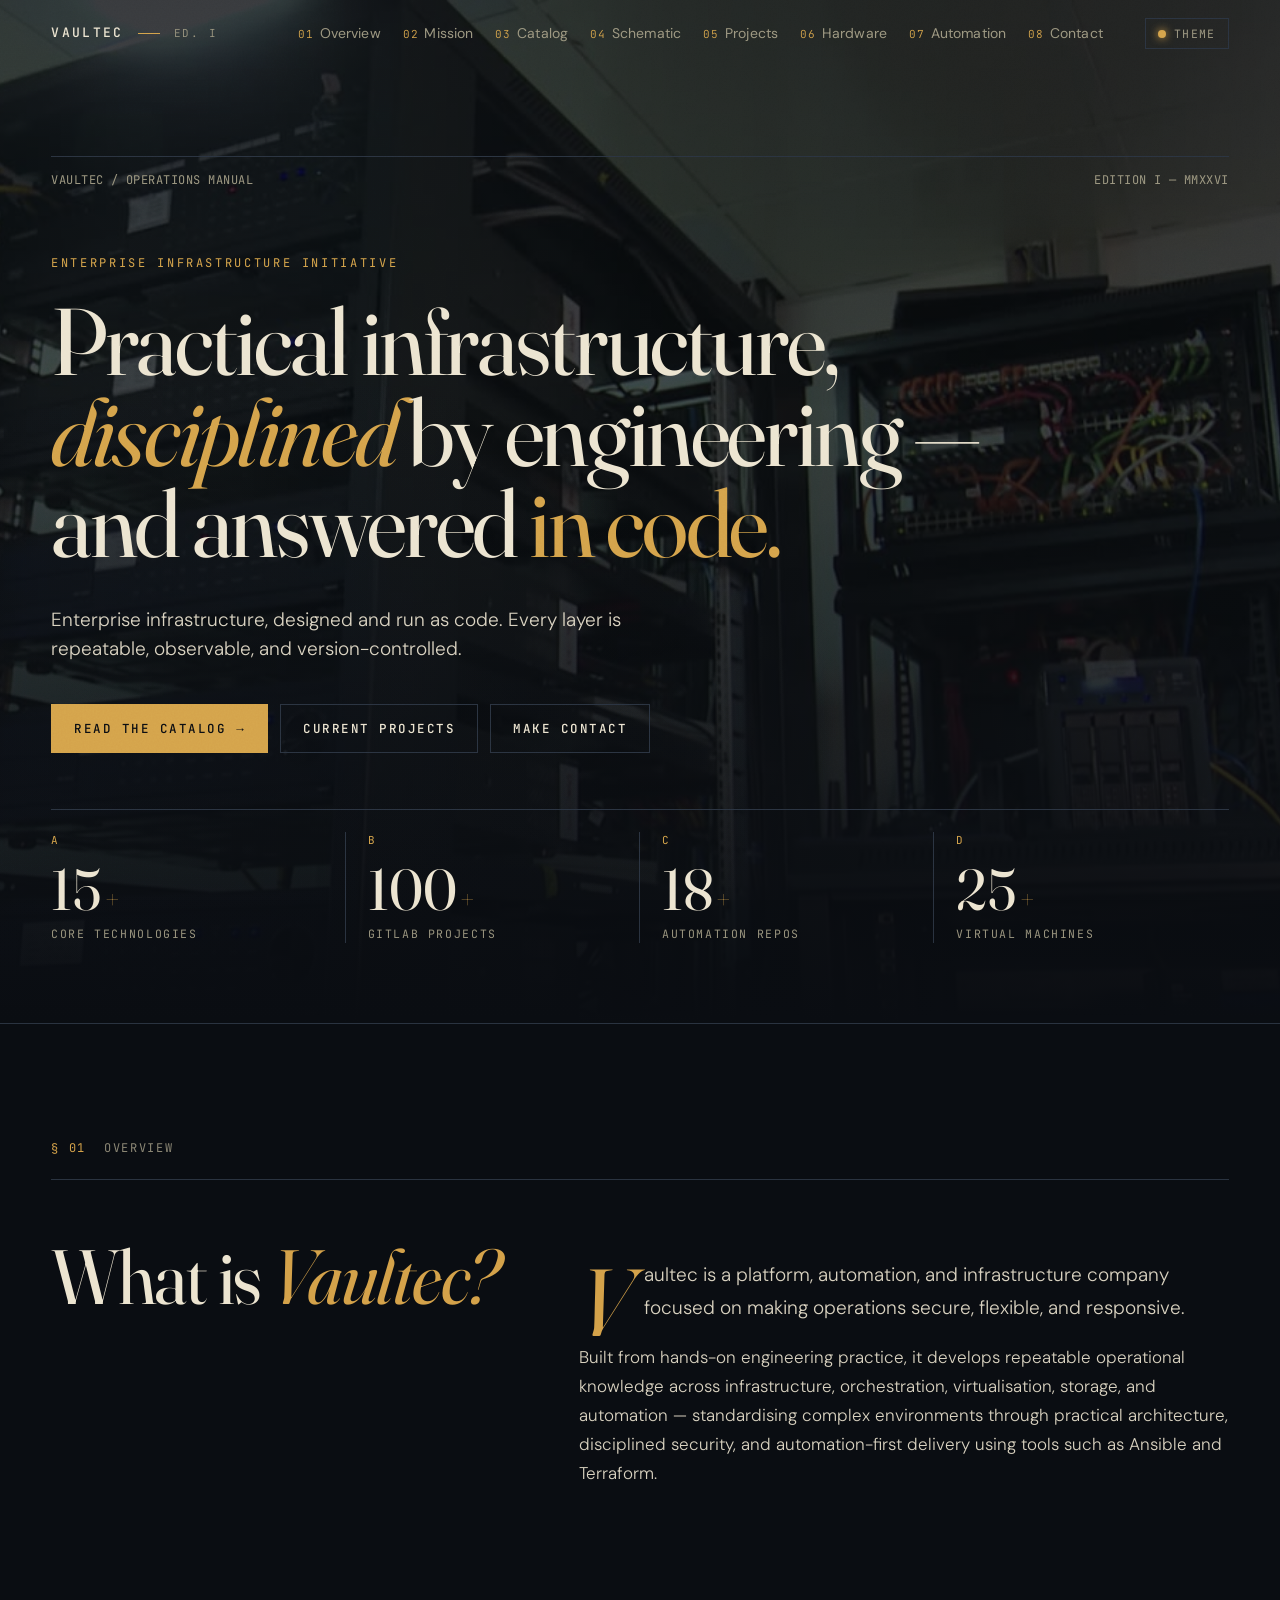
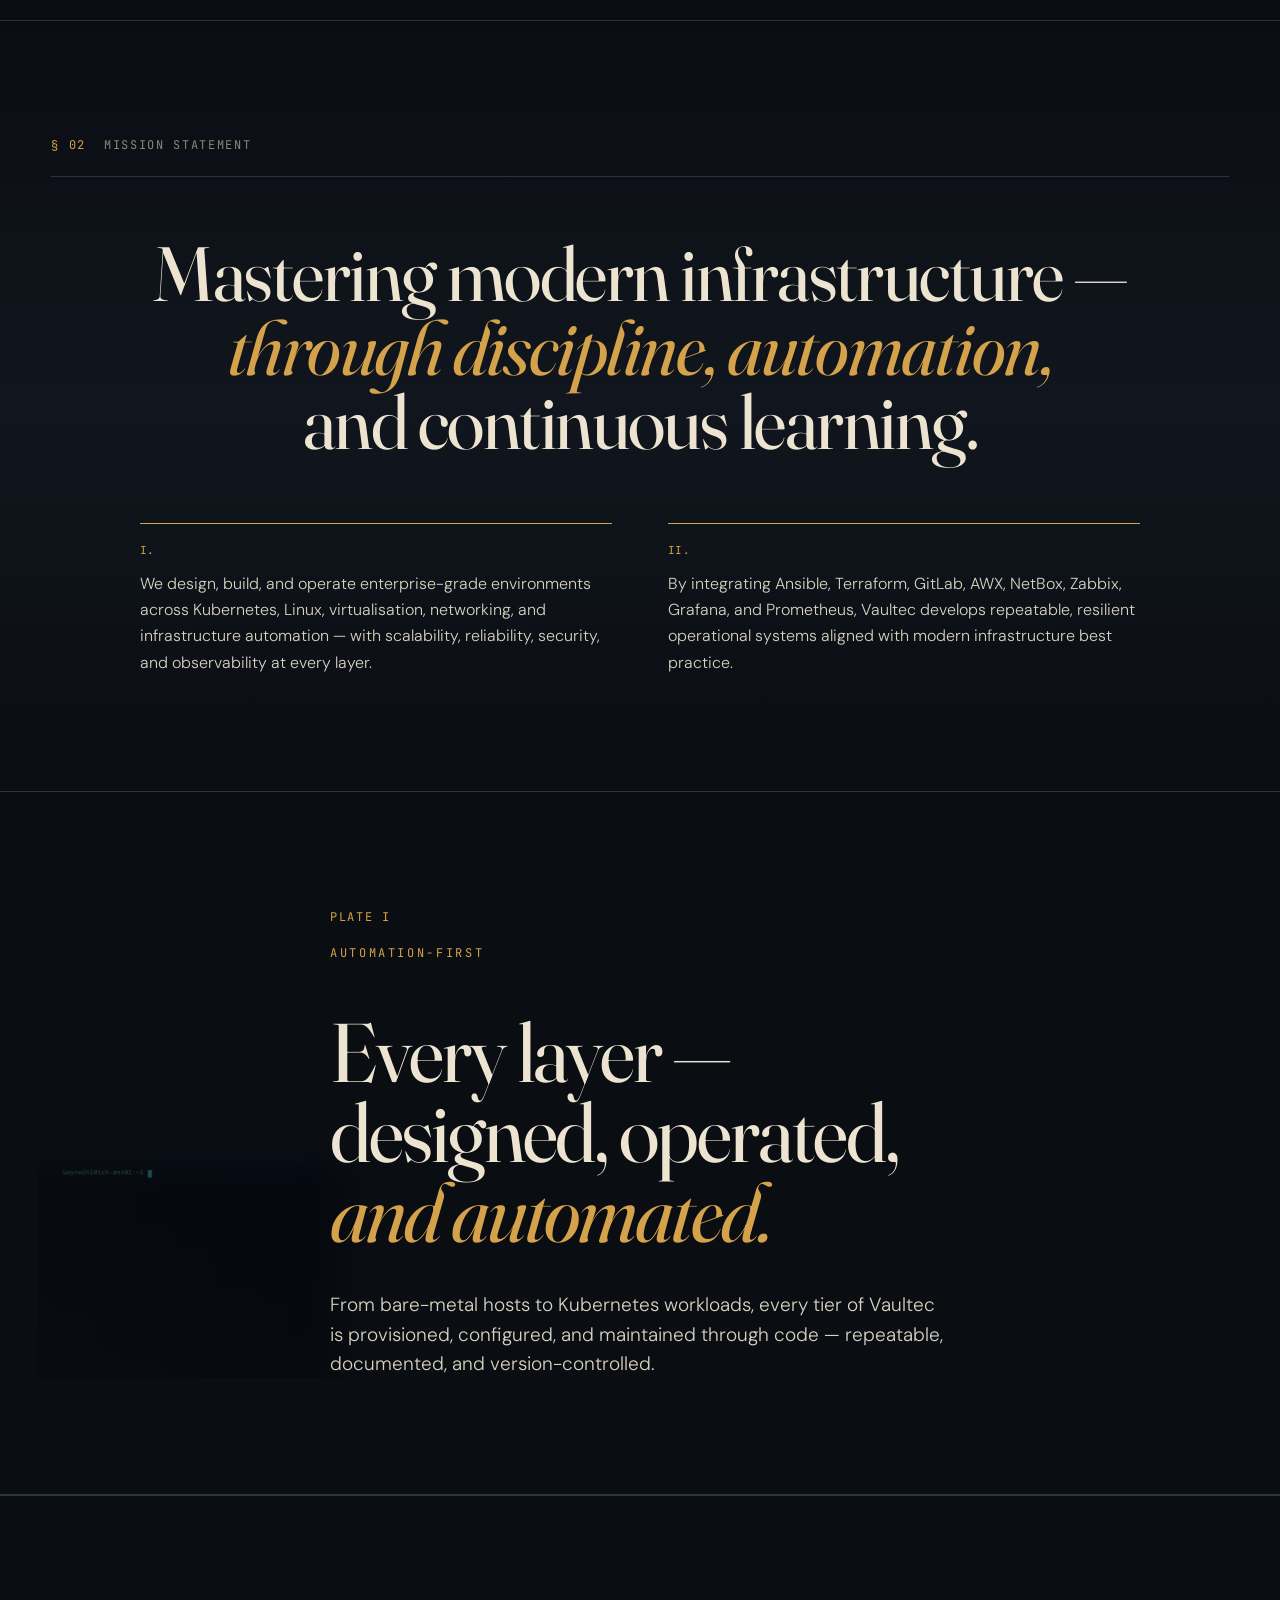
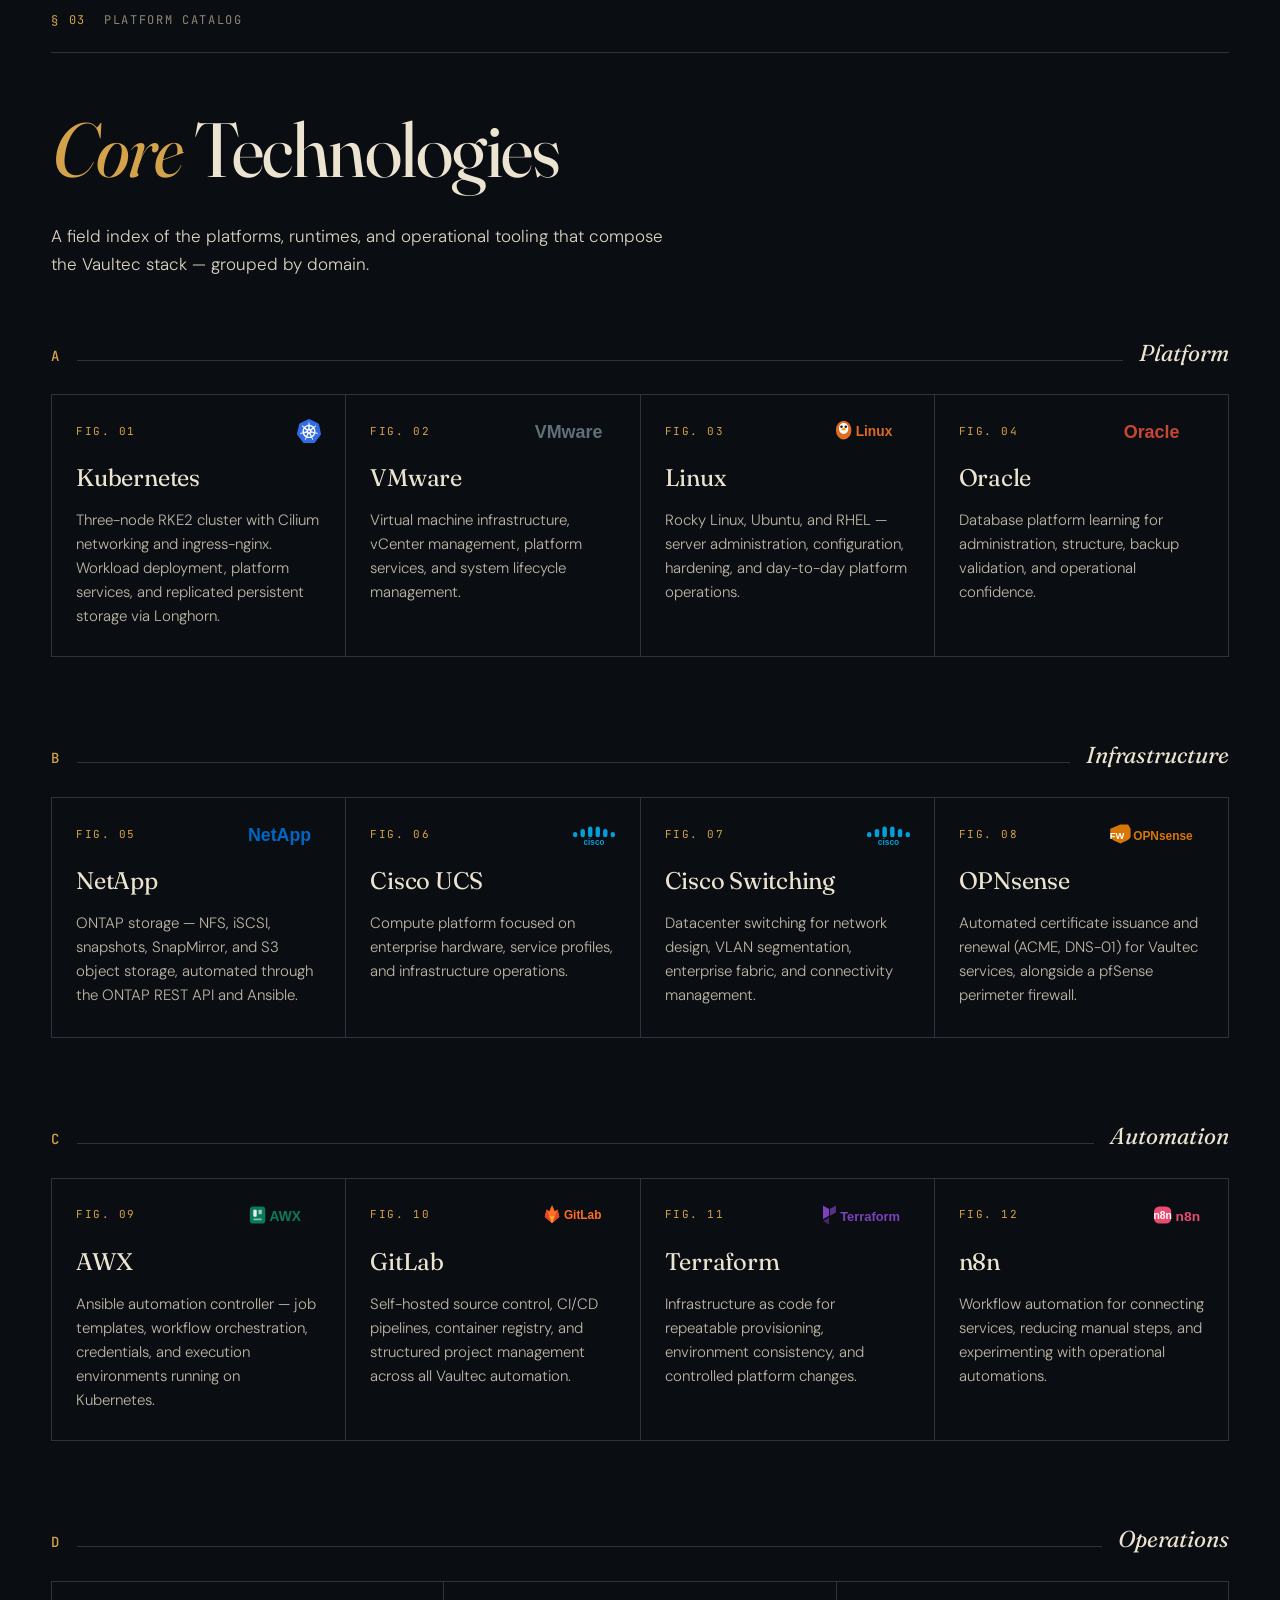
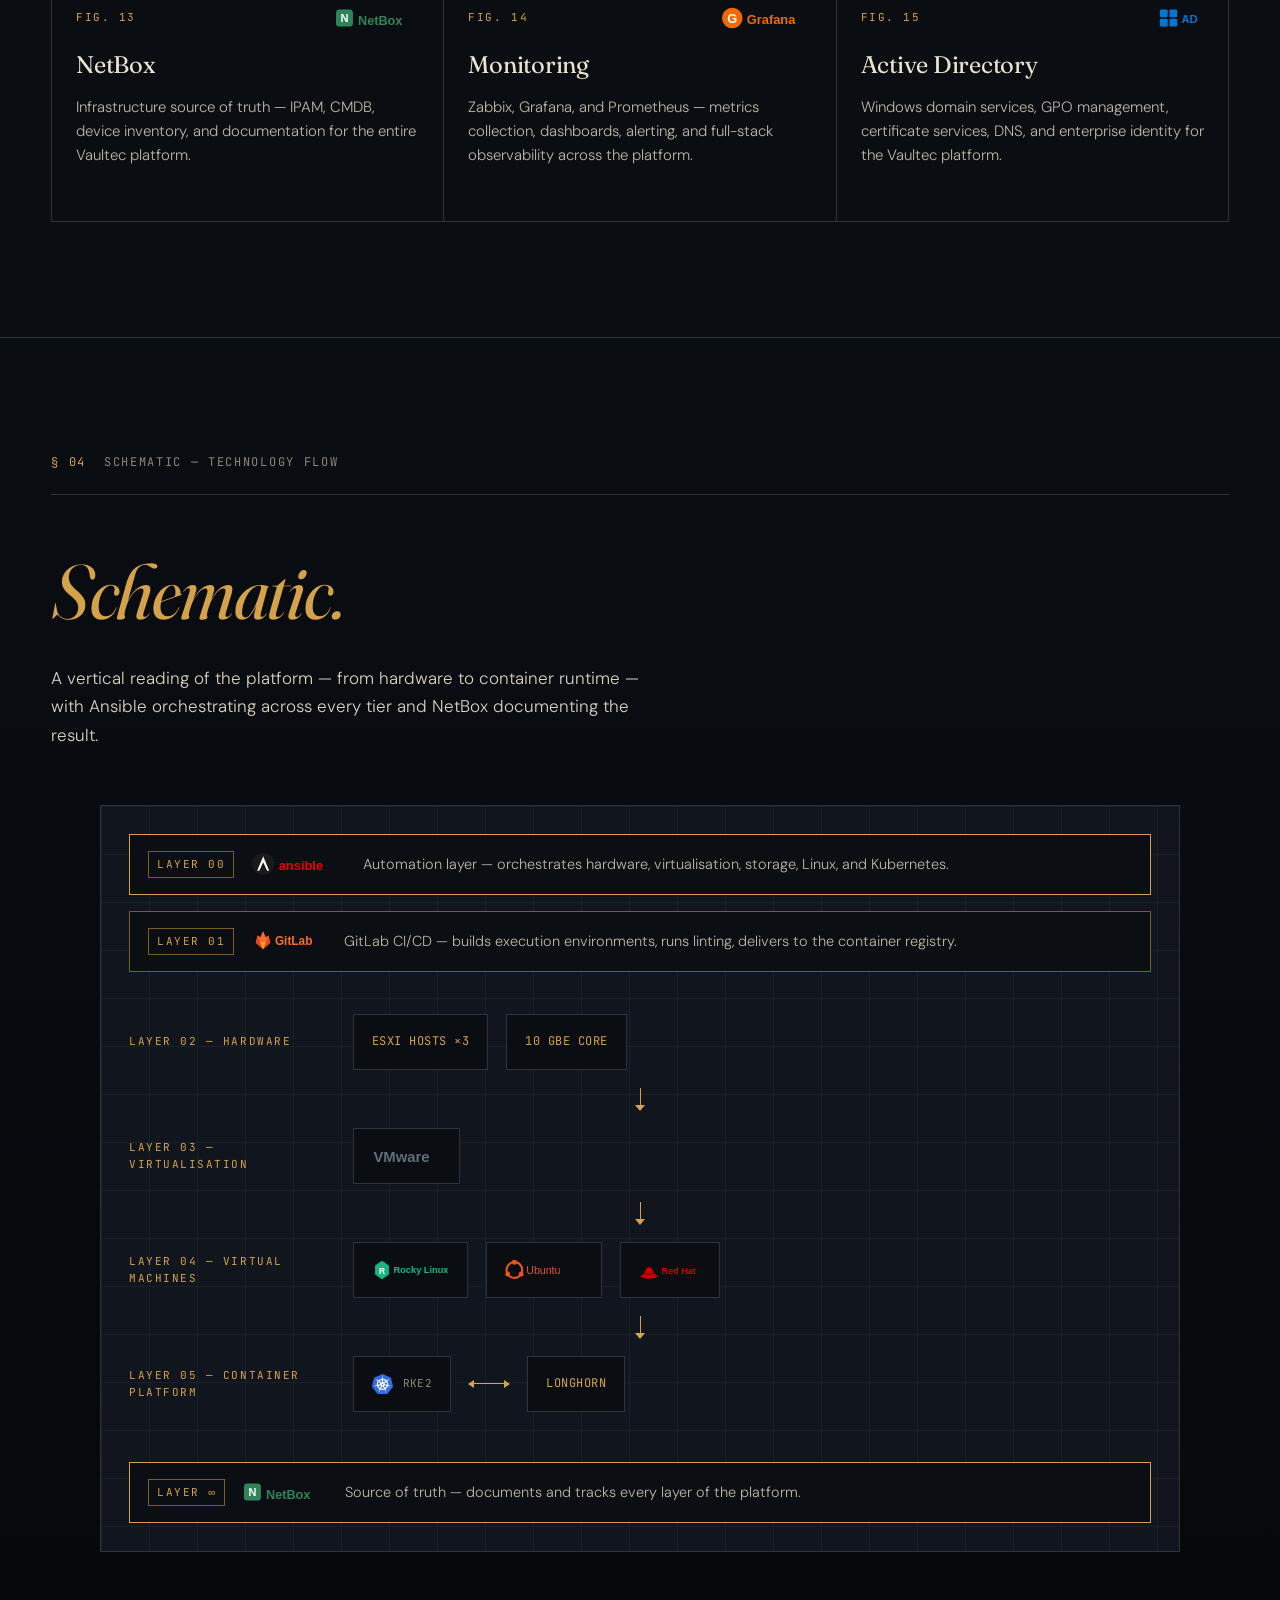
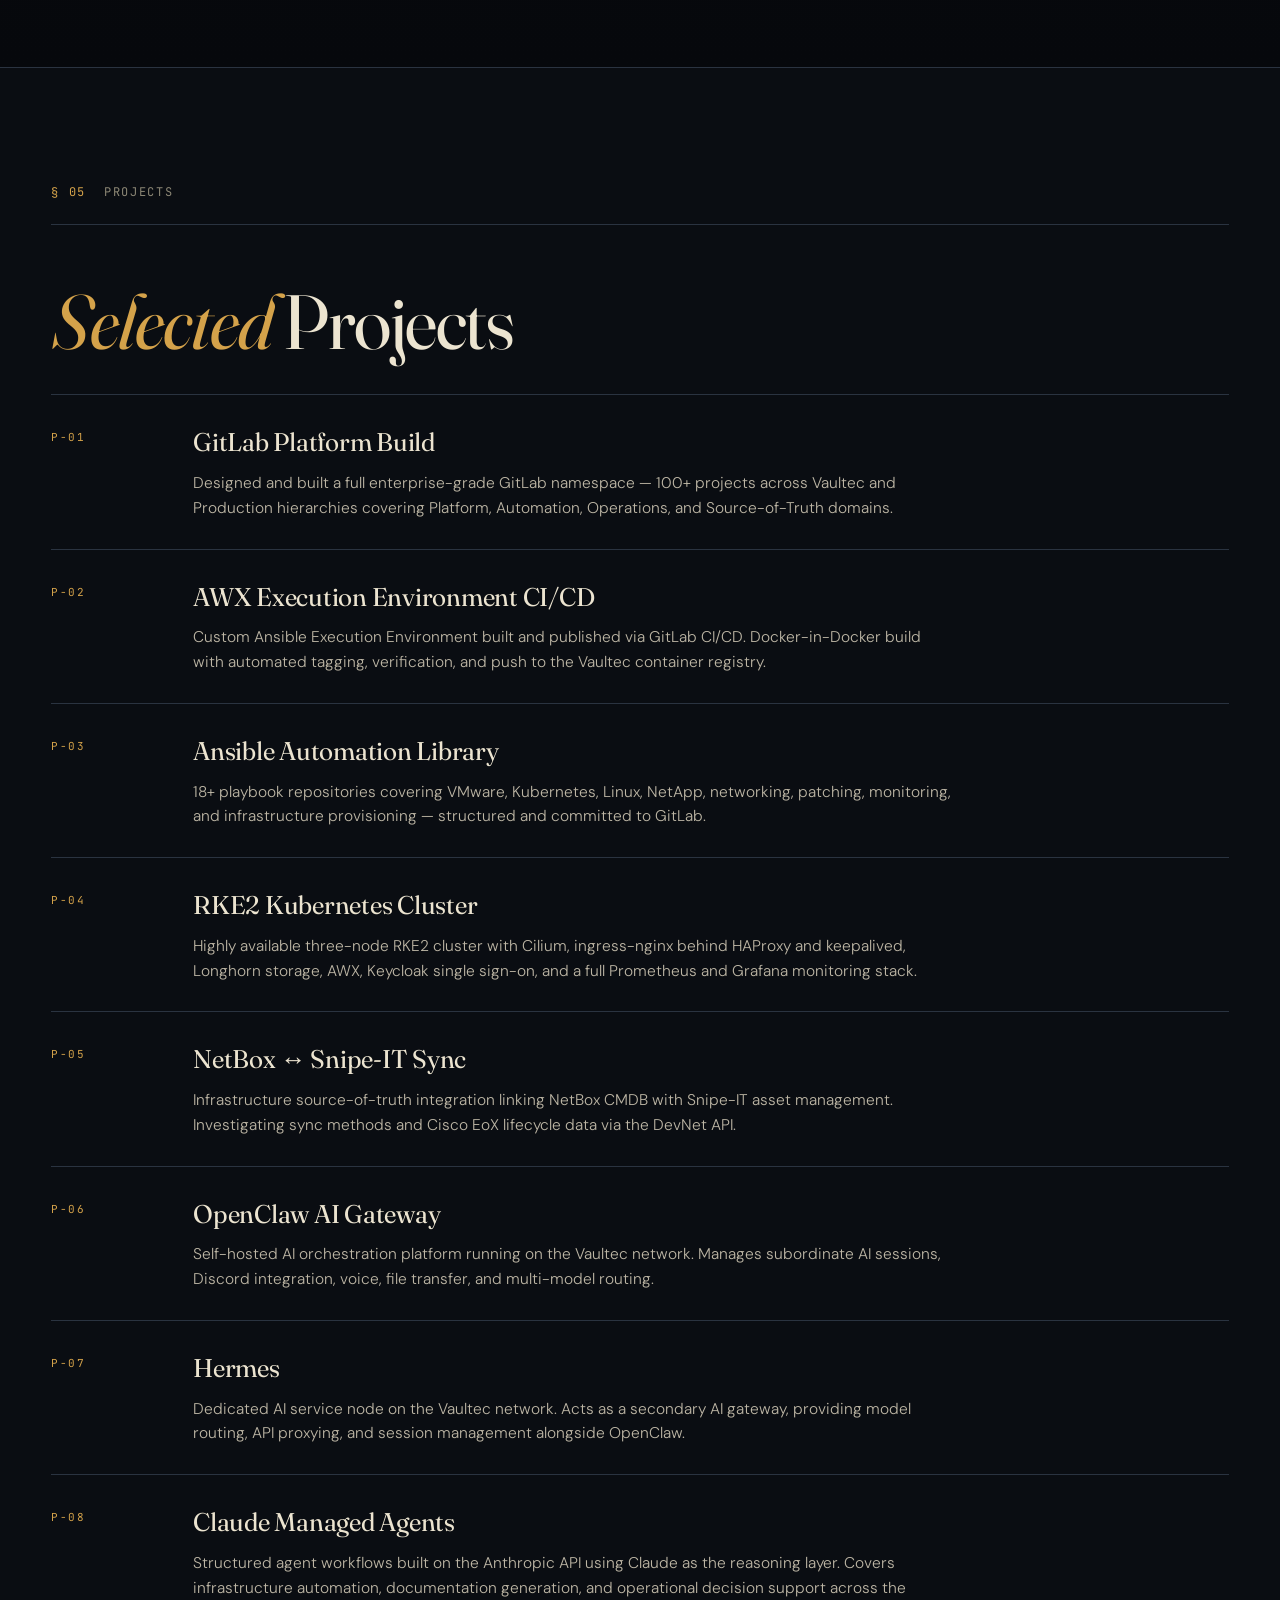
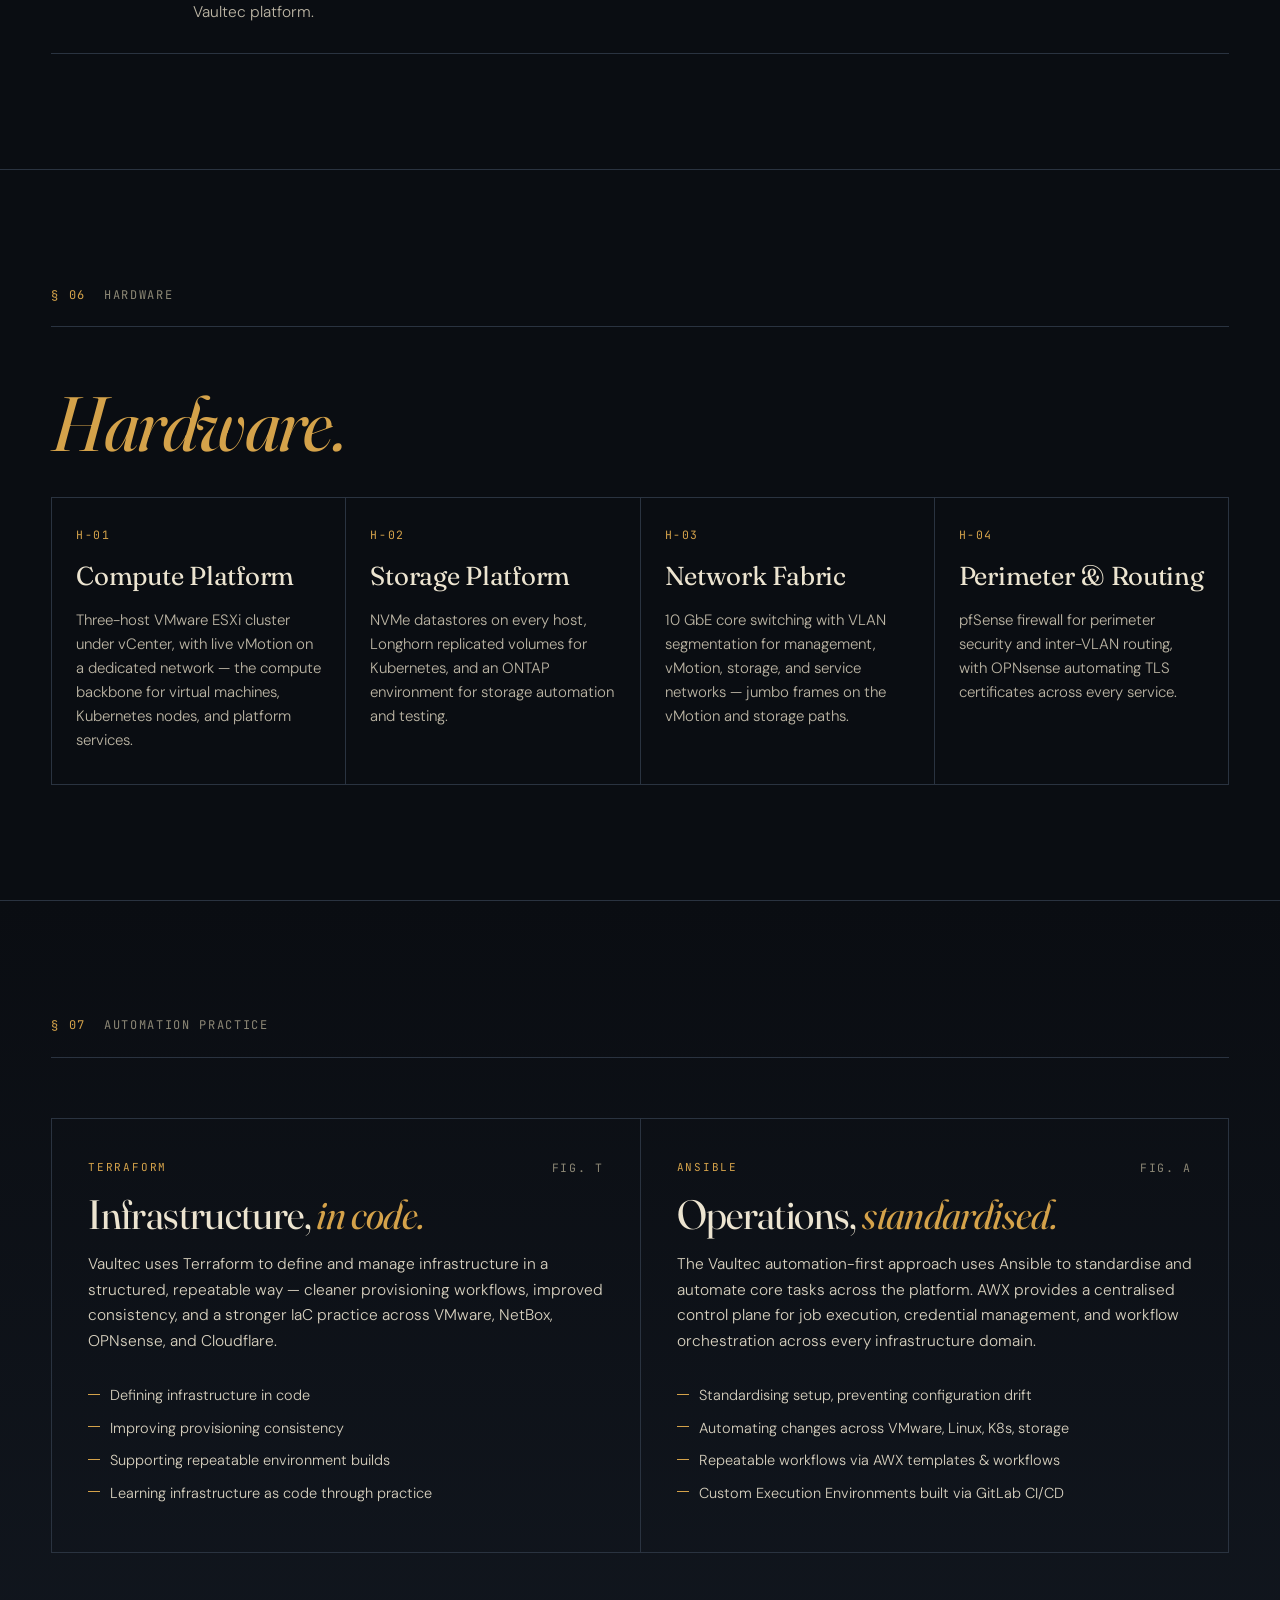
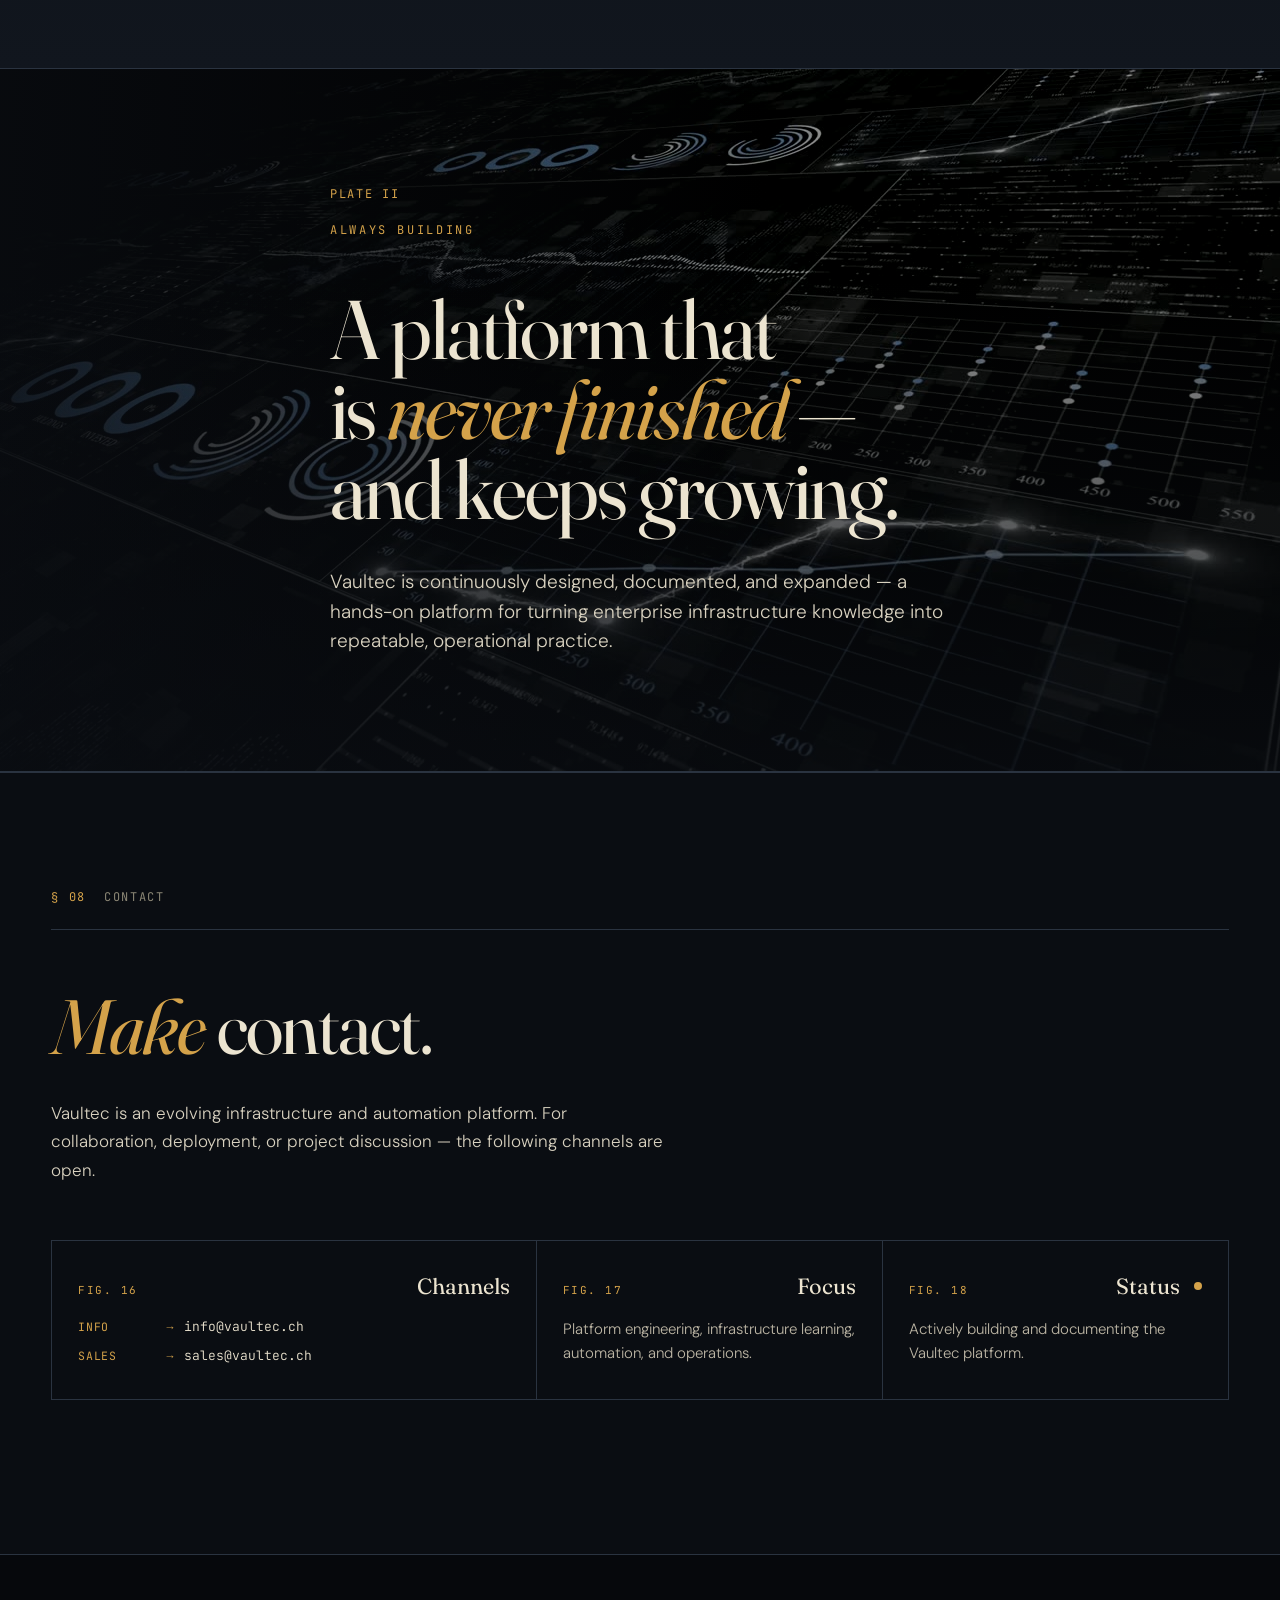
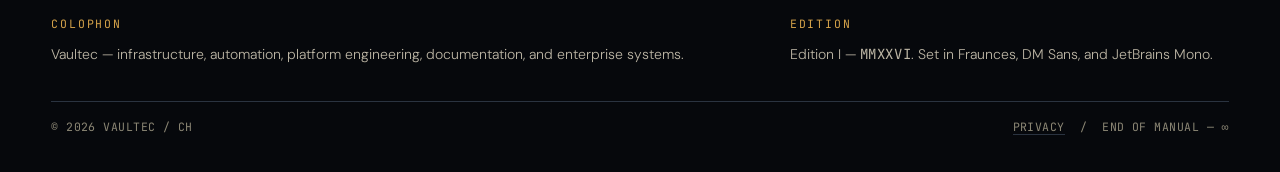
<file: index.html>
<!DOCTYPE html>
<html lang="en">
<head>
  <meta charset="UTF-8" />
  <meta name="viewport" content="width=device-width, initial-scale=1.0" />
  <title>Vaultec — Infrastructure, Automation &amp; Platform Engineering</title>
  <meta name="description" content="Vaultec is a platform, automation, and infrastructure company focused on making operations secure, flexible, and responsive." />
  <meta name="theme-color" content="#0a0d12" />
  <meta name="color-scheme" content="dark light" />
  <link rel="canonical" href="https://vaultec.ch/" />
  <meta property="og:site_name" content="Vaultec" />
  <meta property="og:title" content="Vaultec — Infrastructure, answered in code" />
  <meta property="og:description" content="Secure infrastructure, flexible operations, and automation-first delivery." />
  <meta property="og:type" content="website" />
  <meta property="og:url" content="https://vaultec.ch/" />
  <meta property="og:image" content="https://vaultec.ch/assets/og-image.jpg" />
  <meta property="og:image:width" content="1200" />
  <meta property="og:image:height" content="630" />
  <meta name="twitter:card" content="summary_large_image" />
  <link rel="icon" type="image/svg+xml" href="favicon.svg" />
  <link rel="apple-touch-icon" href="apple-touch-icon.png" />
  <link rel="preload" href="assets/fonts/fraunces-normal-latin.woff2" as="font" type="font/woff2" crossorigin>
  <link rel="stylesheet" href="assets/fonts/fonts.css" />
  <link rel="stylesheet" href="style.css" />
  <script type="application/ld+json">
  {"@context":"https://schema.org","@type":"Organization","name":"Vaultec","url":"https://vaultec.ch/",
   "logo":"https://vaultec.ch/apple-touch-icon.png","email":"info@vaultec.ch",
   "address":{"@type":"PostalAddress","addressCountry":"CH"}}
  </script>
  <script>(function(){try{var t=localStorage.getItem('vt-theme');if(t)document.documentElement.setAttribute('data-theme',t);}catch(e){}}());</script>
</head>
<body>

  <a class="skip-link" href="#main">Skip to content</a>
  <div class="grain" aria-hidden="true"></div>

  <nav class="nav" id="navbar">
    <div class="nav-inner">
      <a class="brand" href="#top" aria-label="Vaultec — home">
        <span class="brand-mono">VAULTEC</span>
        <span class="brand-rule"></span>
        <span class="brand-edition">ED. I</span>
      </a>
      <div class="nav-links" id="navLinks">
        <a href="#about"><span class="nav-num">01</span><span class="nav-lab">Overview</span></a>
        <a href="#mission"><span class="nav-num">02</span><span class="nav-lab">Mission</span></a>
        <a href="#platform"><span class="nav-num">03</span><span class="nav-lab">Catalog</span></a>
        <a href="#architecture"><span class="nav-num">04</span><span class="nav-lab">Schematic</span></a>
        <a href="#projects"><span class="nav-num">05</span><span class="nav-lab">Projects</span></a>
        <a href="#hardware"><span class="nav-num">06</span><span class="nav-lab">Hardware</span></a>
        <a href="#automation"><span class="nav-num">07</span><span class="nav-lab">Automation</span></a>
        <a href="#contact"><span class="nav-num">08</span><span class="nav-lab">Contact</span></a>
      </div>
      <div class="nav-controls">
        <button class="theme-toggle" id="themeToggle" aria-label="Switch to light theme" aria-pressed="false" title="Switch theme">
          <span class="theme-dot"></span><span class="theme-label">THEME</span>
        </button>
        <button class="hamburger" id="hamburger" aria-label="Toggle navigation" aria-expanded="false" aria-controls="navLinks">
          <span></span><span></span><span></span>
        </button>
      </div>
    </div>
  </nav>

  <a id="top"></a>

  <header class="hero">
    <video class="hero-bg" autoplay muted loop playsinline preload="auto" poster="assets/video/hero-poster.jpg" aria-hidden="true">
      <source src="assets/video/hero.mp4" type="video/mp4" />
    </video>
    <div class="hero-overlay"></div>
    <div class="viewfinder" aria-hidden="true">
      <span class="vf vf-tl"></span><span class="vf vf-tr"></span>
      <span class="vf vf-bl"></span><span class="vf vf-br"></span>
    </div>

    <div class="hero-shell">
      <div class="hero-meta">
        <span class="mono">VAULTEC&nbsp;/&nbsp;OPERATIONS&nbsp;MANUAL</span>
        <span class="mono">EDITION&nbsp;I &mdash; <span id="todayDate">MMXXVI</span></span>
      </div>

      <section class="hero-content">
        <p class="eyebrow mono">Enterprise Infrastructure Initiative</p>
        <h1 class="display">
          <span class="display-line">Practical infrastructure,</span>
          <span class="display-line"><em>disciplined</em> by engineering&nbsp;&mdash;</span>
          <span class="display-line">and answered <span class="brass">in code.</span></span>
        </h1>
        <p class="lead">
          Enterprise infrastructure, designed and run as code. Every layer is repeatable,
          observable, and version-controlled.
        </p>
        <div class="hero-actions">
          <a class="button" href="#platform"><span>Read the catalog</span><span class="button-arrow">&rarr;</span></a>
          <a class="button button-ghost" href="#projects">Current projects</a>
          <a class="button button-ghost" href="#contact">Make contact</a>
        </div>
      </section>

      <section class="hero-specs" aria-label="Platform specifications">
        <div class="spec">
          <span class="spec-num"><span class="metric-value" data-count="15">0</span><span class="spec-plus">+</span></span>
          <span class="spec-label mono">Core technologies</span>
          <span class="spec-tag mono">A</span>
        </div>
        <div class="spec">
          <span class="spec-num"><span class="metric-value" data-count="100">0</span><span class="spec-plus">+</span></span>
          <span class="spec-label mono">GitLab projects</span>
          <span class="spec-tag mono">B</span>
        </div>
        <div class="spec">
          <span class="spec-num"><span class="metric-value" data-count="18">0</span><span class="spec-plus">+</span></span>
          <span class="spec-label mono">Automation repos</span>
          <span class="spec-tag mono">C</span>
        </div>
        <div class="spec">
          <span class="spec-num"><span class="metric-value" data-count="25">0</span><span class="spec-plus">+</span></span>
          <span class="spec-label mono">Virtual machines</span>
          <span class="spec-tag mono">D</span>
        </div>
      </section>
    </div>

    <a class="hero-scroll mono" href="#about" aria-label="Scroll to content">
      <span>CONTINUE</span><span class="hero-scroll-line"></span>
    </a>
  </header>

  <main id="main" tabindex="-1">

    <section id="about" class="plate animate-in">
      <header class="plate-head">
        <span class="plate-num mono">§ 01</span>
        <span class="plate-kind mono">Overview</span>
      </header>
      <div class="plate-body two-col">
        <h2 class="display section-display">
          What is <em>Vaultec?</em>
        </h2>
        <div class="prose">
          <p class="lead-prose"><span class="dropcap">V</span>aultec is a platform, automation, and infrastructure company focused on making operations secure, flexible, and responsive.</p>
          <p>Built from hands-on engineering practice, it develops repeatable operational knowledge across infrastructure, orchestration, virtualisation, storage, and automation &mdash; standardising complex environments through practical architecture, disciplined security, and automation-first delivery using tools such as Ansible and Terraform.</p>
        </div>
      </div>
    </section>

    <section id="mission" class="plate plate-mission animate-in">
      <header class="plate-head">
        <span class="plate-num mono">§ 02</span>
        <span class="plate-kind mono">Mission Statement</span>
      </header>
      <div class="plate-body">
        <h2 class="display section-display centered">
          Mastering modern infrastructure &mdash;<br/>
          <em>through discipline, automation,</em><br/>
          and continuous learning.
        </h2>
        <div class="mission-grid">
          <article class="mission-card">
            <span class="mono">i.</span>
            <p>We design, build, and operate enterprise-grade environments across Kubernetes, Linux, virtualisation, networking, and infrastructure automation &mdash; with scalability, reliability, security, and observability at every layer.</p>
          </article>
          <article class="mission-card">
            <span class="mono">ii.</span>
            <p>By integrating Ansible, Terraform, GitLab, AWX, NetBox, Zabbix, Grafana, and Prometheus, Vaultec develops repeatable, resilient operational systems aligned with modern infrastructure best practice.</p>
          </article>
        </div>
      </div>
    </section>

    <div class="plate-band band-aside video-band animate-in" aria-label="Plate I — Automation-First">
      <video class="band-bg" autoplay muted loop playsinline preload="none" poster="assets/video/band-1-poster.jpg" aria-hidden="true">
        <source src="assets/video/band-1.mp4" type="video/mp4" />
      </video>
      <div class="band-overlay"></div>
      <div class="band-inner">
        <span class="plate-num mono">PLATE I</span>
        <p class="eyebrow mono">Automation-First</p>
        <h2 class="display band-display">
          Every layer &mdash;<br/>designed, operated,<br/><em>and automated.</em>
        </h2>
        <p class="band-lead">From bare-metal hosts to Kubernetes workloads, every tier of Vaultec is provisioned, configured, and maintained through code &mdash; repeatable, documented, and version-controlled.</p>
      </div>
    </div>

    <section id="platform" class="plate animate-in">
      <header class="plate-head">
        <span class="plate-num mono">§ 03</span>
        <span class="plate-kind mono">Platform Catalog</span>
      </header>
      <div class="plate-body">
        <h2 class="display section-display"><em>Core</em> Technologies</h2>
        <p class="prose-narrow">A field index of the platforms, runtimes, and operational tooling that compose the Vaultec stack &mdash; grouped by domain.</p>

        <div class="catalog-group">
          <header class="catalog-head">
            <span class="catalog-letter mono">A</span>
            <span class="catalog-rule"></span>
            <span class="catalog-name">Platform</span>
          </header>
          <div class="catalog-grid">
            <article class="plate-card">
              <header><span class="card-fig mono">FIG. 01</span><img loading="lazy" decoding="async" src="assets/logos/kubernetes.svg" alt="Kubernetes" /></header>
              <h3>Kubernetes</h3>
              <p>Three-node RKE2 cluster with Cilium networking and ingress-nginx. Workload deployment, platform services, and replicated persistent storage via Longhorn.</p>
            </article>
            <article class="plate-card">
              <header><span class="card-fig mono">FIG. 02</span><img loading="lazy" decoding="async" src="assets/logos/vmware-wordmark.svg" alt="VMware" /></header>
              <h3>VMware</h3>
              <p>Virtual machine infrastructure, vCenter management, platform services, and system lifecycle management.</p>
            </article>
            <article class="plate-card">
              <header><span class="card-fig mono">FIG. 03</span><img loading="lazy" decoding="async" src="assets/logos/linux.svg" alt="Linux" /></header>
              <h3>Linux</h3>
              <p>Rocky Linux, Ubuntu, and RHEL &mdash; server administration, configuration, hardening, and day-to-day platform operations.</p>
            </article>
            <article class="plate-card">
              <header><span class="card-fig mono">FIG. 04</span><img loading="lazy" decoding="async" src="assets/logos/oracle.svg" alt="Oracle" /></header>
              <h3>Oracle</h3>
              <p>Database platform learning for administration, structure, backup validation, and operational confidence.</p>
            </article>
          </div>
        </div>

        <div class="catalog-group">
          <header class="catalog-head">
            <span class="catalog-letter mono">B</span>
            <span class="catalog-rule"></span>
            <span class="catalog-name">Infrastructure</span>
          </header>
          <div class="catalog-grid">
            <article class="plate-card">
              <header><span class="card-fig mono">FIG. 05</span><img loading="lazy" decoding="async" src="assets/logos/netapp-wordmark.svg" alt="NetApp" /></header>
              <h3>NetApp</h3>
              <p>ONTAP storage &mdash; NFS, iSCSI, snapshots, SnapMirror, and S3 object storage, automated through the ONTAP REST API and Ansible.</p>
            </article>
            <article class="plate-card">
              <header><span class="card-fig mono">FIG. 06</span><img loading="lazy" decoding="async" src="assets/logos/cisco-wordmark.svg" alt="Cisco UCS" /></header>
              <h3>Cisco UCS</h3>
              <p>Compute platform focused on enterprise hardware, service profiles, and infrastructure operations.</p>
            </article>
            <article class="plate-card">
              <header><span class="card-fig mono">FIG. 07</span><img loading="lazy" decoding="async" src="assets/logos/cisco-wordmark.svg" alt="Cisco Switching" /></header>
              <h3>Cisco Switching</h3>
              <p>Datacenter switching for network design, VLAN segmentation, enterprise fabric, and connectivity management.</p>
            </article>
            <article class="plate-card">
              <header><span class="card-fig mono">FIG. 08</span><img loading="lazy" decoding="async" src="assets/logos/opnsense.svg" alt="OPNsense" /></header>
              <h3>OPNsense</h3>
              <p>Automated certificate issuance and renewal (ACME, DNS-01) for Vaultec services, alongside a pfSense perimeter firewall.</p>
            </article>
          </div>
        </div>

        <div class="catalog-group">
          <header class="catalog-head">
            <span class="catalog-letter mono">C</span>
            <span class="catalog-rule"></span>
            <span class="catalog-name">Automation</span>
          </header>
          <div class="catalog-grid">
            <article class="plate-card">
              <header><span class="card-fig mono">FIG. 09</span><img loading="lazy" decoding="async" src="assets/logos/awx.svg" alt="AWX" /></header>
              <h3>AWX</h3>
              <p>Ansible automation controller &mdash; job templates, workflow orchestration, credentials, and execution environments running on Kubernetes.</p>
            </article>
            <article class="plate-card">
              <header><span class="card-fig mono">FIG. 10</span><img loading="lazy" decoding="async" src="assets/logos/gitlab-wordmark.svg" alt="GitLab" /></header>
              <h3>GitLab</h3>
              <p>Self-hosted source control, CI/CD pipelines, container registry, and structured project management across all Vaultec automation.</p>
            </article>
            <article class="plate-card">
              <header><span class="card-fig mono">FIG. 11</span><img loading="lazy" decoding="async" src="assets/logos/terraform.svg" alt="Terraform" /></header>
              <h3>Terraform</h3>
              <p>Infrastructure as code for repeatable provisioning, environment consistency, and controlled platform changes.</p>
            </article>
            <article class="plate-card">
              <header><span class="card-fig mono">FIG. 12</span><img loading="lazy" decoding="async" src="assets/logos/n8n.svg" alt="n8n" /></header>
              <h3>n8n</h3>
              <p>Workflow automation for connecting services, reducing manual steps, and experimenting with operational automations.</p>
            </article>
          </div>
        </div>

        <div class="catalog-group">
          <header class="catalog-head">
            <span class="catalog-letter mono">D</span>
            <span class="catalog-rule"></span>
            <span class="catalog-name">Operations</span>
          </header>
          <div class="catalog-grid">
            <article class="plate-card">
              <header><span class="card-fig mono">FIG. 13</span><img loading="lazy" decoding="async" src="assets/logos/netbox-wordmark.svg" alt="NetBox" /></header>
              <h3>NetBox</h3>
              <p>Infrastructure source of truth &mdash; IPAM, CMDB, device inventory, and documentation for the entire Vaultec platform.</p>
            </article>
            <article class="plate-card">
              <header><span class="card-fig mono">FIG. 14</span><img loading="lazy" decoding="async" src="assets/logos/grafana.svg" alt="Grafana" /></header>
              <h3>Monitoring</h3>
              <p>Zabbix, Grafana, and Prometheus &mdash; metrics collection, dashboards, alerting, and full-stack observability across the platform.</p>
            </article>
            <article class="plate-card">
              <header><span class="card-fig mono">FIG. 15</span><img loading="lazy" decoding="async" src="assets/logos/active-directory.svg" alt="Active Directory" /></header>
              <h3>Active Directory</h3>
              <p>Windows domain services, GPO management, certificate services, DNS, and enterprise identity for the Vaultec platform.</p>
            </article>
          </div>
        </div>
      </div>
    </section>

    <section id="architecture" class="plate plate-schematic animate-in">
      <header class="plate-head">
        <span class="plate-num mono">§ 04</span>
        <span class="plate-kind mono">Schematic — Technology Flow</span>
      </header>
      <div class="plate-body">
        <h2 class="display section-display"><em>Schematic.</em></h2>
        <p class="prose-narrow">A vertical reading of the platform &mdash; from hardware to container runtime &mdash; with Ansible orchestrating across every tier and NetBox documenting the result.</p>

        <div class="schematic" aria-label="Vaultec layered platform architecture">
          <div class="sch-band sch-ansible">
            <span class="sch-tag mono">Layer 00</span>
            <img loading="lazy" decoding="async" src="assets/logos/ansible-wordmark.svg" alt="Ansible" />
            <span class="sch-desc">Automation layer &mdash; orchestrates hardware, virtualisation, storage, Linux, and Kubernetes.</span>
          </div>
          <div class="sch-band sch-cicd">
            <span class="sch-tag mono">Layer 01</span>
            <img loading="lazy" decoding="async" src="assets/logos/gitlab-wordmark.svg" alt="GitLab" />
            <span class="sch-desc">GitLab CI/CD &mdash; builds execution environments, runs linting, delivers to the container registry.</span>
          </div>

          <div class="sch-stack">
            <div class="sch-row">
              <span class="sch-row-label mono">Layer 02 &mdash; Hardware</span>
              <div class="sch-row-nodes">
                <div class="sch-node sch-node-text"><span class="mono">ESXi hosts &times;3</span></div>
                <div class="sch-node sch-node-text"><span class="mono">10 GbE core</span></div>
              </div>
              <span class="sch-row-side"></span>
            </div>
            <div class="sch-arrow"></div>

            <div class="sch-row">
              <span class="sch-row-label mono">Layer 03 &mdash; Virtualisation</span>
              <div class="sch-row-nodes">
                <div class="sch-node"><img loading="lazy" decoding="async" src="assets/logos/vmware-wordmark.svg" alt="VMware" /></div>
              </div>
              <span class="sch-row-side"></span>
            </div>
            <div class="sch-arrow"></div>

            <div class="sch-row">
              <span class="sch-row-label mono">Layer 04 &mdash; Virtual Machines</span>
              <div class="sch-row-nodes">
                <div class="sch-node"><img loading="lazy" decoding="async" src="assets/logos/rocky-linux-wordmark.svg" alt="Rocky Linux" /></div>
                <div class="sch-node"><img loading="lazy" decoding="async" src="assets/logos/ubuntu-wordmark.svg" alt="Ubuntu" /></div>
                <div class="sch-node"><img loading="lazy" decoding="async" src="assets/logos/rhel-wordmark.svg" alt="Red Hat Enterprise Linux" /></div>
              </div>
              <span class="sch-row-side"></span>
            </div>
            <div class="sch-arrow"></div>

            <div class="sch-row">
              <span class="sch-row-label mono">Layer 05 &mdash; Container Platform</span>
              <div class="sch-row-nodes sch-row-k8s">
                <div class="sch-node"><img loading="lazy" decoding="async" src="assets/logos/kubernetes.svg" alt="Kubernetes" /><span class="mono">RKE2</span></div>
                <span class="sch-h-arrow"></span>
                <div class="sch-node sch-node-text"><span class="mono">Longhorn</span></div>
              </div>
              <span class="sch-row-side"></span>
            </div>
          </div>

          <div class="sch-band sch-netbox">
            <span class="sch-tag mono">Layer ∞</span>
            <img loading="lazy" decoding="async" src="assets/logos/netbox-wordmark.svg" alt="NetBox" />
            <span class="sch-desc">Source of truth &mdash; documents and tracks every layer of the platform.</span>
          </div>
        </div>
      </div>
    </section>

    <section id="projects" class="plate animate-in">
      <header class="plate-head">
        <span class="plate-num mono">§ 05</span>
        <span class="plate-kind mono">Projects</span>
      </header>
      <div class="plate-body">
        <h2 class="display section-display"><em>Selected</em> Projects</h2>
        <ol class="proj-list">
          <li class="proj">
            <span class="proj-num mono">P-01</span>
            <div class="proj-body">
              <h3>GitLab Platform Build</h3>
              <p>Designed and built a full enterprise-grade GitLab namespace &mdash; 100+ projects across Vaultec and Production hierarchies covering Platform, Automation, Operations, and Source-of-Truth domains.</p>
            </div>
          </li>
          <li class="proj">
            <span class="proj-num mono">P-02</span>
            <div class="proj-body">
              <h3>AWX Execution Environment CI/CD</h3>
              <p>Custom Ansible Execution Environment built and published via GitLab CI/CD. Docker-in-Docker build with automated tagging, verification, and push to the Vaultec container registry.</p>
            </div>
          </li>
          <li class="proj">
            <span class="proj-num mono">P-03</span>
            <div class="proj-body">
              <h3>Ansible Automation Library</h3>
              <p>18+ playbook repositories covering VMware, Kubernetes, Linux, NetApp, networking, patching, monitoring, and infrastructure provisioning &mdash; structured and committed to GitLab.</p>
            </div>
          </li>
          <li class="proj">
            <span class="proj-num mono">P-04</span>
            <div class="proj-body">
              <h3>RKE2 Kubernetes Cluster</h3>
              <p>Highly available three-node RKE2 cluster with Cilium, ingress-nginx behind HAProxy and keepalived, Longhorn storage, AWX, Keycloak single sign-on, and a full Prometheus and Grafana monitoring stack.</p>
            </div>
          </li>
          <li class="proj">
            <span class="proj-num mono">P-05</span>
            <div class="proj-body">
              <h3>NetBox &harr; Snipe-IT Sync</h3>
              <p>Infrastructure source-of-truth integration linking NetBox CMDB with Snipe-IT asset management. Investigating sync methods and Cisco EoX lifecycle data via the DevNet API.</p>
            </div>
          </li>
          <li class="proj">
            <span class="proj-num mono">P-06</span>
            <div class="proj-body">
              <h3>OpenClaw AI Gateway</h3>
              <p>Self-hosted AI orchestration platform running on the Vaultec network. Manages subordinate AI sessions, Discord integration, voice, file transfer, and multi-model routing.</p>
            </div>
          </li>
          <li class="proj">
            <span class="proj-num mono">P-07</span>
            <div class="proj-body">
              <h3>Hermes</h3>
              <p>Dedicated AI service node on the Vaultec network. Acts as a secondary AI gateway, providing model routing, API proxying, and session management alongside OpenClaw.</p>
            </div>
          </li>
          <li class="proj">
            <span class="proj-num mono">P-08</span>
            <div class="proj-body">
              <h3>Claude Managed Agents</h3>
              <p>Structured agent workflows built on the Anthropic API using Claude as the reasoning layer. Covers infrastructure automation, documentation generation, and operational decision support across the Vaultec platform.</p>
            </div>
          </li>
        </ol>
      </div>
    </section>

    <section id="hardware" class="plate animate-in">
      <header class="plate-head">
        <span class="plate-num mono">§ 06</span>
        <span class="plate-kind mono">Hardware</span>
      </header>
      <div class="plate-body">
        <h2 class="display section-display"><em>Hardware.</em></h2>
        <div class="hw-grid">
          <article class="hw-card">
            <span class="hw-num mono">H-01</span>
            <h3>Compute Platform</h3>
            <p>Three-host VMware ESXi cluster under vCenter, with live vMotion on a dedicated network &mdash; the compute backbone for virtual machines, Kubernetes nodes, and platform services.</p>
          </article>
          <article class="hw-card">
            <span class="hw-num mono">H-02</span>
            <h3>Storage Platform</h3>
            <p>NVMe datastores on every host, Longhorn replicated volumes for Kubernetes, and an ONTAP environment for storage automation and testing.</p>
          </article>
          <article class="hw-card">
            <span class="hw-num mono">H-03</span>
            <h3>Network Fabric</h3>
            <p>10 GbE core switching with VLAN segmentation for management, vMotion, storage, and service networks &mdash; jumbo frames on the vMotion and storage paths.</p>
          </article>
          <article class="hw-card">
            <span class="hw-num mono">H-04</span>
            <h3>Perimeter &amp; Routing</h3>
            <p>pfSense firewall for perimeter security and inter-VLAN routing, with OPNsense automating TLS certificates across every service.</p>
          </article>
        </div>
      </div>
    </section>

    <section id="automation" class="plate plate-pair animate-in">
      <header class="plate-head">
        <span class="plate-num mono">§ 07</span>
        <span class="plate-kind mono">Automation Practice</span>
      </header>
      <div class="plate-body pair-grid">

        <article class="pair-card">
          <header class="pair-head">
            <span class="pair-tag mono">Terraform</span>
            <span class="pair-fig mono">FIG. T</span>
          </header>
          <h3 class="display pair-display">Infrastructure, <em>in code.</em></h3>
          <p>Vaultec uses Terraform to define and manage infrastructure in a structured, repeatable way &mdash; cleaner provisioning workflows, improved consistency, and a stronger IaC practice across VMware, NetBox, OPNsense, and Cloudflare.</p>
          <ul class="pair-list">
            <li>Defining infrastructure in code</li>
            <li>Improving provisioning consistency</li>
            <li>Supporting repeatable environment builds</li>
            <li>Learning infrastructure as code through practice</li>
          </ul>
        </article>

        <article class="pair-card">
          <header class="pair-head">
            <span class="pair-tag mono">Ansible</span>
            <span class="pair-fig mono">FIG. A</span>
          </header>
          <h3 class="display pair-display">Operations, <em>standardised.</em></h3>
          <p>The Vaultec automation-first approach uses Ansible to standardise and automate core tasks across the platform. AWX provides a centralised control plane for job execution, credential management, and workflow orchestration across every infrastructure domain.</p>
          <ul class="pair-list">
            <li>Standardising setup, preventing configuration drift</li>
            <li>Automating changes across VMware, Linux, K8s, storage</li>
            <li>Repeatable workflows via AWX templates &amp; workflows</li>
            <li>Custom Execution Environments built via GitLab CI/CD</li>
          </ul>
        </article>

      </div>
    </section>

    <div class="plate-band video-band animate-in" aria-label="Plate II — Always Building">
      <video class="band-bg" autoplay muted loop playsinline preload="none" poster="assets/video/band-2-poster.jpg" aria-hidden="true">
        <source src="assets/video/band-2.mp4" type="video/mp4" />
      </video>
      <div class="band-overlay"></div>
      <div class="band-inner">
        <span class="plate-num mono">PLATE II</span>
        <p class="eyebrow mono">Always Building</p>
        <h2 class="display band-display">
          A platform that<br/>is <em>never finished</em> &mdash;<br/>and keeps growing.
        </h2>
        <p class="band-lead">Vaultec is continuously designed, documented, and expanded &mdash; a hands-on platform for turning enterprise infrastructure knowledge into repeatable, operational practice.</p>
      </div>
    </div>

    <section id="contact" class="plate plate-contact animate-in">
      <header class="plate-head">
        <span class="plate-num mono">§ 08</span>
        <span class="plate-kind mono">Contact</span>
      </header>
      <div class="plate-body">
        <h2 class="display section-display"><em>Make</em> contact.</h2>
        <p class="prose-narrow">Vaultec is an evolving infrastructure and automation platform. For collaboration, deployment, or project discussion &mdash; the following channels are open.</p>

        <div class="contact-grid">
          <article class="contact-card contact-card-emails">
            <header><span class="card-fig mono">FIG. 16</span><h3>Channels</h3></header>
            <ul class="contact-emails">
              <li><span class="mono">info<i>&rarr;</i></span> <a href="mailto:info@vaultec.ch">info@vaultec.ch</a></li>
              <li><span class="mono">sales<i>&rarr;</i></span> <a href="mailto:sales@vaultec.ch">sales@vaultec.ch</a></li>
            </ul>
          </article>
          <article class="contact-card">
            <header><span class="card-fig mono">FIG. 17</span><h3>Focus</h3></header>
            <p>Platform engineering, infrastructure learning, automation, and operations.</p>
          </article>
          <article class="contact-card">
            <header><span class="card-fig mono">FIG. 18</span><h3>Status</h3></header>
            <p>Actively building and documenting the Vaultec platform.</p>
            <span class="status-dot" aria-hidden="true"></span>
          </article>
        </div>
      </div>
    </section>

  </main>

  <footer class="footer">
    <div class="footer-inner">
      <div class="footer-col">
        <span class="mono footer-lab">Colophon</span>
        <p>Vaultec &mdash; infrastructure, automation, platform engineering, documentation, and enterprise systems.</p>
      </div>
      <div class="footer-col">
        <span class="mono footer-lab">Edition</span>
        <p>Edition I &mdash; <span class="mono">MMXXVI</span>. Set in Fraunces, DM Sans, and JetBrains Mono.</p>
      </div>
    </div>
    <div class="footer-rule"></div>
    <div class="footer-bottom">
      <span class="mono">&copy; <span id="copyYear">2026</span> VAULTEC&nbsp;/&nbsp;CH</span>
      <span class="mono"><a class="footer-link" href="privacy.html">Privacy</a> &nbsp;/&nbsp; END OF MANUAL &mdash; ∞</span>
    </div>
  </footer>

  <script src="script.js" defer></script>
</body>
</html>
</file>
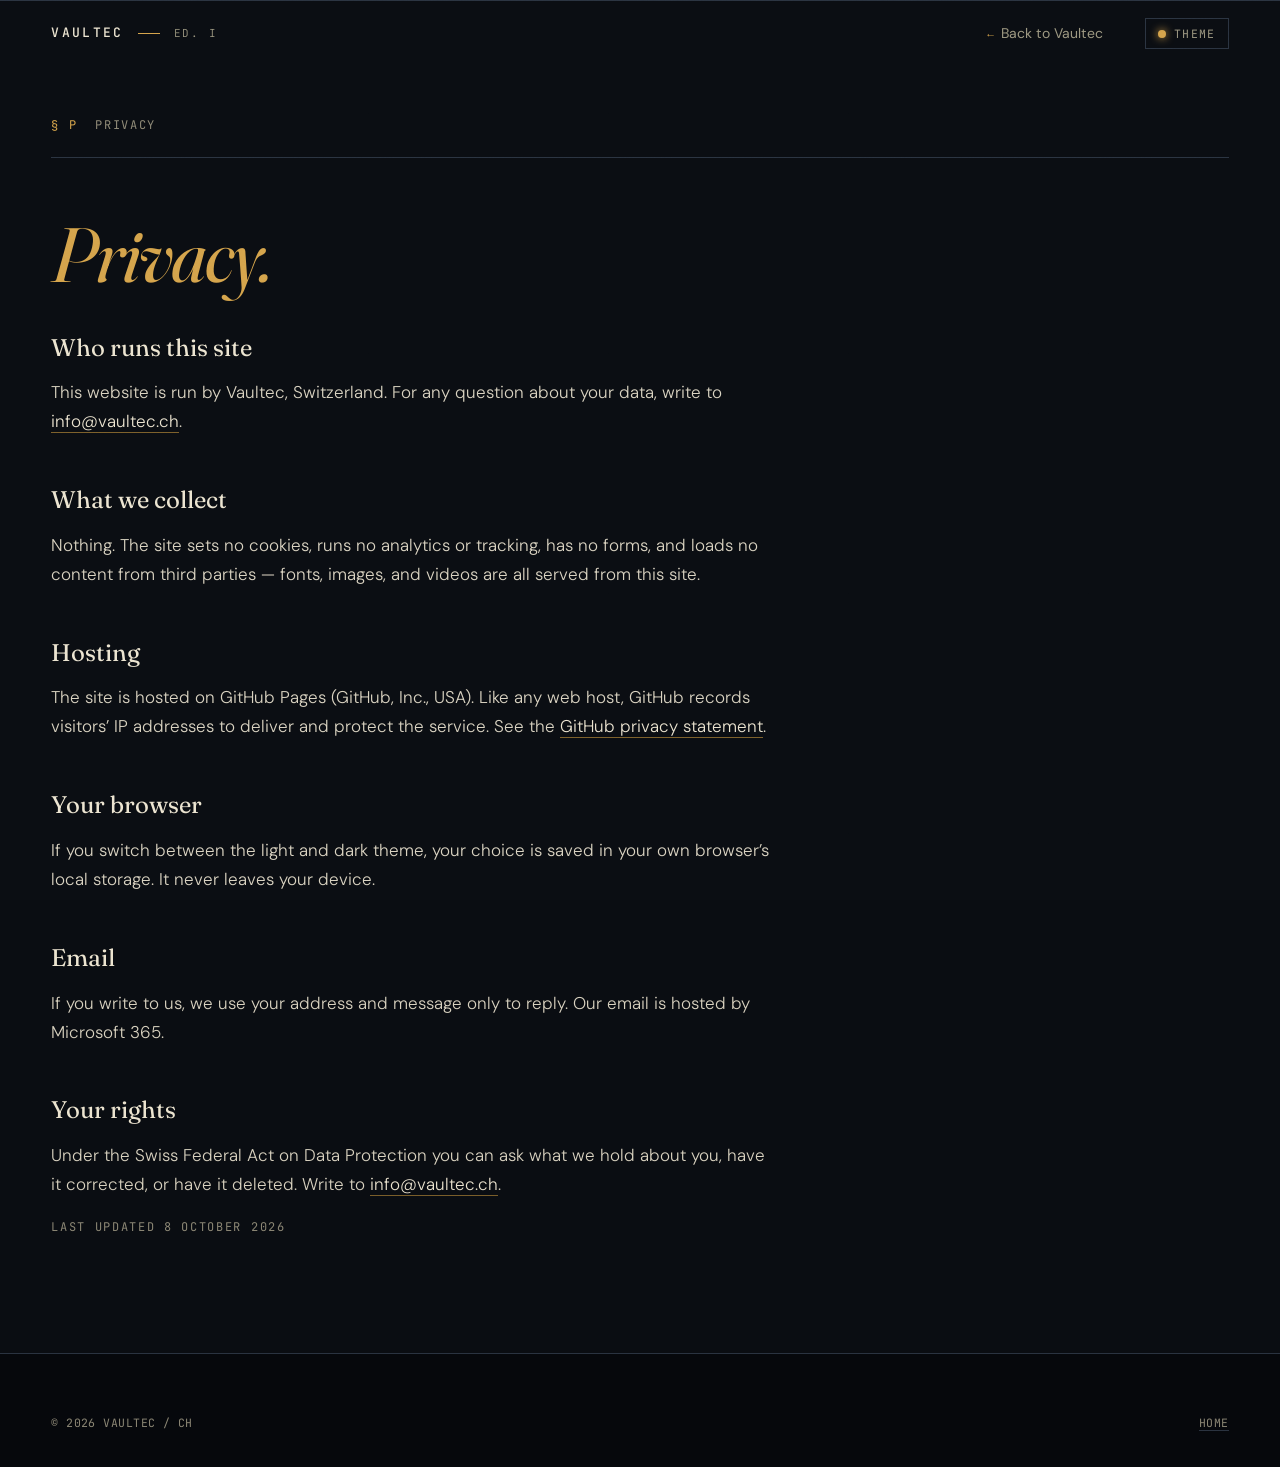
<file: privacy.html>
<!DOCTYPE html>
<html lang="en">
<head>
  <meta charset="UTF-8" />
  <meta name="viewport" content="width=device-width, initial-scale=1.0" />
  <title>Privacy — Vaultec</title>
  <meta name="description" content="How the Vaultec website handles personal data." />
  <meta name="theme-color" content="#0a0d12" />
  <meta name="color-scheme" content="dark light" />
  <link rel="canonical" href="https://vaultec.ch/privacy.html" />
  <link rel="icon" type="image/svg+xml" href="favicon.svg" />
  <link rel="apple-touch-icon" href="apple-touch-icon.png" />
  <link rel="stylesheet" href="assets/fonts/fonts.css" />
  <link rel="stylesheet" href="style.css" />
  <script>(function(){try{var t=localStorage.getItem('vt-theme');if(t)document.documentElement.setAttribute('data-theme',t);}catch(e){}}());</script>
</head>
<body class="scrolled">

  <a class="skip-link" href="#main">Skip to content</a>
  <div class="grain" aria-hidden="true"></div>

  <nav class="nav" id="navbar">
    <div class="nav-inner">
      <a class="brand" href="index.html" aria-label="Vaultec — home">
        <span class="brand-mono">VAULTEC</span>
        <span class="brand-rule"></span>
        <span class="brand-edition">ED. I</span>
      </a>
      <div class="nav-links" id="navLinks">
        <a href="index.html"><span class="nav-num">&larr;</span><span class="nav-lab">Back to Vaultec</span></a>
      </div>
      <div class="nav-controls">
        <button class="theme-toggle" id="themeToggle" aria-label="Switch to light theme" aria-pressed="false" title="Switch theme">
          <span class="theme-dot"></span><span class="theme-label">THEME</span>
        </button>
        <button class="hamburger" id="hamburger" aria-label="Toggle navigation" aria-expanded="false" aria-controls="navLinks">
          <span></span><span></span><span></span>
        </button>
      </div>
    </div>
  </nav>

  <main id="main" tabindex="-1">
    <section class="plate">
      <header class="plate-head">
        <span class="plate-num mono">§ P</span>
        <span class="plate-kind mono">Privacy</span>
      </header>
      <div class="plate-body">
        <h2 class="display section-display"><em>Privacy.</em></h2>
        <div class="prose policy">
          <h3>Who runs this site</h3>
          <p>This website is run by Vaultec, Switzerland. For any question about your data, write to <a href="mailto:info@vaultec.ch">info@vaultec.ch</a>.</p>

          <h3>What we collect</h3>
          <p>Nothing. The site sets no cookies, runs no analytics or tracking, has no forms, and loads no content from third parties &mdash; fonts, images, and videos are all served from this site.</p>

          <h3>Hosting</h3>
          <p>The site is hosted on GitHub Pages (GitHub, Inc., USA). Like any web host, GitHub records visitors&rsquo; IP addresses to deliver and protect the service. See the <a href="https://docs.github.com/site-policy/privacy-policies/github-general-privacy-statement" rel="noopener">GitHub privacy statement</a>.</p>

          <h3>Your browser</h3>
          <p>If you switch between the light and dark theme, your choice is saved in your own browser&rsquo;s local storage. It never leaves your device.</p>

          <h3>Email</h3>
          <p>If you write to us, we use your address and message only to reply. Our email is hosted by Microsoft 365.</p>

          <h3>Your rights</h3>
          <p>Under the Swiss Federal Act on Data Protection you can ask what we hold about you, have it corrected, or have it deleted. Write to <a href="mailto:info@vaultec.ch">info@vaultec.ch</a>.</p>

          <p class="policy-date mono">Last updated 8 October 2026</p>
        </div>
      </div>
    </section>
  </main>

  <footer class="footer">
    <div class="footer-bottom">
      <span class="mono">&copy; <span id="copyYear">2026</span> VAULTEC&nbsp;/&nbsp;CH</span>
      <span class="mono"><a class="footer-link" href="index.html">Home</a></span>
    </div>
  </footer>

  <script src="script.js" defer></script>
</body>
</html>
</file>
<file: assets/fonts/fonts.css>
/* Self-hosted Google Fonts (SIL OFL): Fraunces, DM Sans, JetBrains Mono */
/* latin-ext */
@font-face {
  font-family: 'DM Sans';
  font-style: normal;
  font-weight: 300;
  font-display: swap;
  src: url(dm-sans-normal-latin-ext.woff2) format('woff2');
  unicode-range: U+0100-02BA, U+02BD-02C5, U+02C7-02CC, U+02CE-02D7, U+02DD-02FF, U+0304, U+0308, U+0329, U+1D00-1DBF, U+1E00-1E9F, U+1EF2-1EFF, U+2020, U+20A0-20AB, U+20AD-20C4, U+2113, U+2C60-2C7F, U+A720-A7FF;
}
/* latin */
@font-face {
  font-family: 'DM Sans';
  font-style: normal;
  font-weight: 300;
  font-display: swap;
  src: url(dm-sans-normal-latin.woff2) format('woff2');
  unicode-range: U+0000-00FF, U+0131, U+0152-0153, U+02BB-02BC, U+02C6, U+02DA, U+02DC, U+0304, U+0308, U+0329, U+2000-206F, U+20AC, U+2122, U+2191, U+2193, U+2212, U+2215, U+FEFF, U+FFFD;
}
/* latin-ext */
@font-face {
  font-family: 'DM Sans';
  font-style: normal;
  font-weight: 400;
  font-display: swap;
  src: url(dm-sans-normal-latin-ext.woff2) format('woff2');
  unicode-range: U+0100-02BA, U+02BD-02C5, U+02C7-02CC, U+02CE-02D7, U+02DD-02FF, U+0304, U+0308, U+0329, U+1D00-1DBF, U+1E00-1E9F, U+1EF2-1EFF, U+2020, U+20A0-20AB, U+20AD-20C4, U+2113, U+2C60-2C7F, U+A720-A7FF;
}
/* latin */
@font-face {
  font-family: 'DM Sans';
  font-style: normal;
  font-weight: 400;
  font-display: swap;
  src: url(dm-sans-normal-latin.woff2) format('woff2');
  unicode-range: U+0000-00FF, U+0131, U+0152-0153, U+02BB-02BC, U+02C6, U+02DA, U+02DC, U+0304, U+0308, U+0329, U+2000-206F, U+20AC, U+2122, U+2191, U+2193, U+2212, U+2215, U+FEFF, U+FFFD;
}
/* latin-ext */
@font-face {
  font-family: 'DM Sans';
  font-style: normal;
  font-weight: 500;
  font-display: swap;
  src: url(dm-sans-normal-latin-ext.woff2) format('woff2');
  unicode-range: U+0100-02BA, U+02BD-02C5, U+02C7-02CC, U+02CE-02D7, U+02DD-02FF, U+0304, U+0308, U+0329, U+1D00-1DBF, U+1E00-1E9F, U+1EF2-1EFF, U+2020, U+20A0-20AB, U+20AD-20C4, U+2113, U+2C60-2C7F, U+A720-A7FF;
}
/* latin */
@font-face {
  font-family: 'DM Sans';
  font-style: normal;
  font-weight: 500;
  font-display: swap;
  src: url(dm-sans-normal-latin.woff2) format('woff2');
  unicode-range: U+0000-00FF, U+0131, U+0152-0153, U+02BB-02BC, U+02C6, U+02DA, U+02DC, U+0304, U+0308, U+0329, U+2000-206F, U+20AC, U+2122, U+2191, U+2193, U+2212, U+2215, U+FEFF, U+FFFD;
}
/* latin-ext */
@font-face {
  font-family: 'Fraunces';
  font-style: italic;
  font-weight: 400;
  font-display: swap;
  src: url(fraunces-italic-latin-ext.woff2) format('woff2');
  unicode-range: U+0100-02BA, U+02BD-02C5, U+02C7-02CC, U+02CE-02D7, U+02DD-02FF, U+0304, U+0308, U+0329, U+1D00-1DBF, U+1E00-1E9F, U+1EF2-1EFF, U+2020, U+20A0-20AB, U+20AD-20C4, U+2113, U+2C60-2C7F, U+A720-A7FF;
}
/* latin */
@font-face {
  font-family: 'Fraunces';
  font-style: italic;
  font-weight: 400;
  font-display: swap;
  src: url(fraunces-italic-latin.woff2) format('woff2');
  unicode-range: U+0000-00FF, U+0131, U+0152-0153, U+02BB-02BC, U+02C6, U+02DA, U+02DC, U+0304, U+0308, U+0329, U+2000-206F, U+20AC, U+2122, U+2191, U+2193, U+2212, U+2215, U+FEFF, U+FFFD;
}
/* latin-ext */
@font-face {
  font-family: 'Fraunces';
  font-style: normal;
  font-weight: 300;
  font-display: swap;
  src: url(fraunces-normal-latin-ext.woff2) format('woff2');
  unicode-range: U+0100-02BA, U+02BD-02C5, U+02C7-02CC, U+02CE-02D7, U+02DD-02FF, U+0304, U+0308, U+0329, U+1D00-1DBF, U+1E00-1E9F, U+1EF2-1EFF, U+2020, U+20A0-20AB, U+20AD-20C4, U+2113, U+2C60-2C7F, U+A720-A7FF;
}
/* latin */
@font-face {
  font-family: 'Fraunces';
  font-style: normal;
  font-weight: 300;
  font-display: swap;
  src: url(fraunces-normal-latin.woff2) format('woff2');
  unicode-range: U+0000-00FF, U+0131, U+0152-0153, U+02BB-02BC, U+02C6, U+02DA, U+02DC, U+0304, U+0308, U+0329, U+2000-206F, U+20AC, U+2122, U+2191, U+2193, U+2212, U+2215, U+FEFF, U+FFFD;
}
/* latin-ext */
@font-face {
  font-family: 'Fraunces';
  font-style: normal;
  font-weight: 400;
  font-display: swap;
  src: url(fraunces-normal-latin-ext.woff2) format('woff2');
  unicode-range: U+0100-02BA, U+02BD-02C5, U+02C7-02CC, U+02CE-02D7, U+02DD-02FF, U+0304, U+0308, U+0329, U+1D00-1DBF, U+1E00-1E9F, U+1EF2-1EFF, U+2020, U+20A0-20AB, U+20AD-20C4, U+2113, U+2C60-2C7F, U+A720-A7FF;
}
/* latin */
@font-face {
  font-family: 'Fraunces';
  font-style: normal;
  font-weight: 400;
  font-display: swap;
  src: url(fraunces-normal-latin.woff2) format('woff2');
  unicode-range: U+0000-00FF, U+0131, U+0152-0153, U+02BB-02BC, U+02C6, U+02DA, U+02DC, U+0304, U+0308, U+0329, U+2000-206F, U+20AC, U+2122, U+2191, U+2193, U+2212, U+2215, U+FEFF, U+FFFD;
}
/* latin-ext */
@font-face {
  font-family: 'Fraunces';
  font-style: normal;
  font-weight: 500;
  font-display: swap;
  src: url(fraunces-normal-latin-ext.woff2) format('woff2');
  unicode-range: U+0100-02BA, U+02BD-02C5, U+02C7-02CC, U+02CE-02D7, U+02DD-02FF, U+0304, U+0308, U+0329, U+1D00-1DBF, U+1E00-1E9F, U+1EF2-1EFF, U+2020, U+20A0-20AB, U+20AD-20C4, U+2113, U+2C60-2C7F, U+A720-A7FF;
}
/* latin */
@font-face {
  font-family: 'Fraunces';
  font-style: normal;
  font-weight: 500;
  font-display: swap;
  src: url(fraunces-normal-latin.woff2) format('woff2');
  unicode-range: U+0000-00FF, U+0131, U+0152-0153, U+02BB-02BC, U+02C6, U+02DA, U+02DC, U+0304, U+0308, U+0329, U+2000-206F, U+20AC, U+2122, U+2191, U+2193, U+2212, U+2215, U+FEFF, U+FFFD;
}
/* latin-ext */
@font-face {
  font-family: 'Fraunces';
  font-style: normal;
  font-weight: 700;
  font-display: swap;
  src: url(fraunces-normal-latin-ext.woff2) format('woff2');
  unicode-range: U+0100-02BA, U+02BD-02C5, U+02C7-02CC, U+02CE-02D7, U+02DD-02FF, U+0304, U+0308, U+0329, U+1D00-1DBF, U+1E00-1E9F, U+1EF2-1EFF, U+2020, U+20A0-20AB, U+20AD-20C4, U+2113, U+2C60-2C7F, U+A720-A7FF;
}
/* latin */
@font-face {
  font-family: 'Fraunces';
  font-style: normal;
  font-weight: 700;
  font-display: swap;
  src: url(fraunces-normal-latin.woff2) format('woff2');
  unicode-range: U+0000-00FF, U+0131, U+0152-0153, U+02BB-02BC, U+02C6, U+02DA, U+02DC, U+0304, U+0308, U+0329, U+2000-206F, U+20AC, U+2122, U+2191, U+2193, U+2212, U+2215, U+FEFF, U+FFFD;
}
/* latin-ext */
@font-face {
  font-family: 'Fraunces';
  font-style: normal;
  font-weight: 900;
  font-display: swap;
  src: url(fraunces-normal-latin-ext.woff2) format('woff2');
  unicode-range: U+0100-02BA, U+02BD-02C5, U+02C7-02CC, U+02CE-02D7, U+02DD-02FF, U+0304, U+0308, U+0329, U+1D00-1DBF, U+1E00-1E9F, U+1EF2-1EFF, U+2020, U+20A0-20AB, U+20AD-20C4, U+2113, U+2C60-2C7F, U+A720-A7FF;
}
/* latin */
@font-face {
  font-family: 'Fraunces';
  font-style: normal;
  font-weight: 900;
  font-display: swap;
  src: url(fraunces-normal-latin.woff2) format('woff2');
  unicode-range: U+0000-00FF, U+0131, U+0152-0153, U+02BB-02BC, U+02C6, U+02DA, U+02DC, U+0304, U+0308, U+0329, U+2000-206F, U+20AC, U+2122, U+2191, U+2193, U+2212, U+2215, U+FEFF, U+FFFD;
}
/* latin-ext */
@font-face {
  font-family: 'JetBrains Mono';
  font-style: normal;
  font-weight: 300;
  font-display: swap;
  src: url(jetbrains-mono-normal-latin-ext.woff2) format('woff2');
  unicode-range: U+0100-02BA, U+02BD-02C5, U+02C7-02CC, U+02CE-02D7, U+02DD-02FF, U+0304, U+0308, U+0329, U+1D00-1DBF, U+1E00-1E9F, U+1EF2-1EFF, U+2020, U+20A0-20AB, U+20AD-20C4, U+2113, U+2C60-2C7F, U+A720-A7FF;
}
/* latin */
@font-face {
  font-family: 'JetBrains Mono';
  font-style: normal;
  font-weight: 300;
  font-display: swap;
  src: url(jetbrains-mono-normal-latin.woff2) format('woff2');
  unicode-range: U+0000-00FF, U+0131, U+0152-0153, U+02BB-02BC, U+02C6, U+02DA, U+02DC, U+0304, U+0308, U+0329, U+2000-206F, U+20AC, U+2122, U+2191, U+2193, U+2212, U+2215, U+FEFF, U+FFFD;
}
/* latin-ext */
@font-face {
  font-family: 'JetBrains Mono';
  font-style: normal;
  font-weight: 400;
  font-display: swap;
  src: url(jetbrains-mono-normal-latin-ext.woff2) format('woff2');
  unicode-range: U+0100-02BA, U+02BD-02C5, U+02C7-02CC, U+02CE-02D7, U+02DD-02FF, U+0304, U+0308, U+0329, U+1D00-1DBF, U+1E00-1E9F, U+1EF2-1EFF, U+2020, U+20A0-20AB, U+20AD-20C4, U+2113, U+2C60-2C7F, U+A720-A7FF;
}
/* latin */
@font-face {
  font-family: 'JetBrains Mono';
  font-style: normal;
  font-weight: 400;
  font-display: swap;
  src: url(jetbrains-mono-normal-latin.woff2) format('woff2');
  unicode-range: U+0000-00FF, U+0131, U+0152-0153, U+02BB-02BC, U+02C6, U+02DA, U+02DC, U+0304, U+0308, U+0329, U+2000-206F, U+20AC, U+2122, U+2191, U+2193, U+2212, U+2215, U+FEFF, U+FFFD;
}
/* latin-ext */
@font-face {
  font-family: 'JetBrains Mono';
  font-style: normal;
  font-weight: 500;
  font-display: swap;
  src: url(jetbrains-mono-normal-latin-ext.woff2) format('woff2');
  unicode-range: U+0100-02BA, U+02BD-02C5, U+02C7-02CC, U+02CE-02D7, U+02DD-02FF, U+0304, U+0308, U+0329, U+1D00-1DBF, U+1E00-1E9F, U+1EF2-1EFF, U+2020, U+20A0-20AB, U+20AD-20C4, U+2113, U+2C60-2C7F, U+A720-A7FF;
}
/* latin */
@font-face {
  font-family: 'JetBrains Mono';
  font-style: normal;
  font-weight: 500;
  font-display: swap;
  src: url(jetbrains-mono-normal-latin.woff2) format('woff2');
  unicode-range: U+0000-00FF, U+0131, U+0152-0153, U+02BB-02BC, U+02C6, U+02DA, U+02DC, U+0304, U+0308, U+0329, U+2000-206F, U+20AC, U+2122, U+2191, U+2193, U+2212, U+2215, U+FEFF, U+FFFD;
}
/* latin-ext */
@font-face {
  font-family: 'JetBrains Mono';
  font-style: normal;
  font-weight: 600;
  font-display: swap;
  src: url(jetbrains-mono-normal-latin-ext.woff2) format('woff2');
  unicode-range: U+0100-02BA, U+02BD-02C5, U+02C7-02CC, U+02CE-02D7, U+02DD-02FF, U+0304, U+0308, U+0329, U+1D00-1DBF, U+1E00-1E9F, U+1EF2-1EFF, U+2020, U+20A0-20AB, U+20AD-20C4, U+2113, U+2C60-2C7F, U+A720-A7FF;
}
/* latin */
@font-face {
  font-family: 'JetBrains Mono';
  font-style: normal;
  font-weight: 600;
  font-display: swap;
  src: url(jetbrains-mono-normal-latin.woff2) format('woff2');
  unicode-range: U+0000-00FF, U+0131, U+0152-0153, U+02BB-02BC, U+02C6, U+02DA, U+02DC, U+0304, U+0308, U+0329, U+2000-206F, U+20AC, U+2122, U+2191, U+2193, U+2212, U+2215, U+FEFF, U+FFFD;
}
</file>
<file: style.css>
/* =========================================================================
   VAULTEC — Operations Manual, Edition I
   ========================================================================= */

:root {
  /* Ink palette — dark by default */
  --ink:          #0a0d12;
  --ink-elev:    #11161e;
  --ink-deep:    #06080c;
  --vellum:       #ece4d0;
  --vellum-muted:#8c8775;
  --vellum-dim:  #56524a;
  --steel:       #2a3340;
  --steel-soft:  #1a2028;
  --brass:       #d4a24a;
  --brass-bright:#f0c071;
  --brass-dim:   #7a5e2a;
  --cyan:        #6ab8c4;

  /* Text tiers — body (vellum), secondary, tertiary; and text sitting on brass */
  --text-2:      #d9d2c0;
  --text-3:      #bdb6a5;
  --on-brass:    #0a0d12;

  /* Type */
  --serif: 'Fraunces', 'Times New Roman', serif;
  --sans:  'DM Sans', system-ui, sans-serif;
  --mono:  'JetBrains Mono', ui-monospace, 'Courier New', monospace;

  /* Layout */
  --page-pad: clamp(20px, 4vw, 64px);
  --plate-max: 1320px;
  --rule: 1px solid var(--steel);

  /* Motion */
  --ease: cubic-bezier(.2, .8, .2, 1);
}

html[data-theme="light"] {
  --ink:          #f3ecda;
  --ink-elev:    #ebe3cf;
  --ink-deep:    #e4dbc5;
  --vellum:       #15181e;
  --vellum-muted:#55524a;
  --vellum-dim:  #8a8577;
  --steel:       #c9c1ac;
  --steel-soft:  #ddd5c2;
  --brass:       #8a6615;
  --brass-bright:#a67a1e;
  --brass-dim:   #b89a5c;
  --text-2:      #2b2e35;
  --text-3:      #42454d;
  --on-brass:    #fff8e8;
}

/* Dark plates — the hero, the two video bands, and the nav while it sits over
   the hero keep the dark palette in BOTH themes. The footage is graded for ink;
   on cream it turns to mud, so in light mode these read as dark plates bound
   into a light manual. */
.hero, .plate-band, body:not(.scrolled) .nav {
  --ink:          #0a0d12;
  --ink-elev:    #11161e;
  --ink-deep:    #06080c;
  --vellum:       #ece4d0;
  --vellum-muted:#9a957f;
  --vellum-dim:  #56524a;
  --steel:       #2a3340;
  --steel-soft:  #1a2028;
  --brass:       #d4a24a;
  --brass-bright:#f0c071;
  --brass-dim:   #7a5e2a;
  --text-2:      #d9d2c0;
  --text-3:      #bdb6a5;
  --on-brass:    #0a0d12;
  color: var(--vellum);
}

* { box-sizing: border-box; }
html { scroll-behavior: smooth; -webkit-font-smoothing: antialiased; }
body {
  margin: 0;
  background: var(--ink);
  color: var(--vellum);
  font-family: var(--serif);
  font-weight: 350;
  font-size: clamp(15px, 1vw + 11px, 17px);
  line-height: 1.55;
  font-feature-settings: "ss01" 1, "ss02" 1, "kern" 1, "liga" 1;
}

::selection { background: var(--brass); color: var(--on-brass); }

a { color: inherit; text-decoration: none; }

:focus-visible { outline: 2px solid var(--brass); outline-offset: 3px; }
main:focus { outline: none; }
.skip-link {
  position: absolute; left: 16px; top: -60px; z-index: 100;
  padding: 10px 14px;
  background: var(--brass); color: var(--on-brass);
  font-family: var(--mono); font-size: 12px; letter-spacing: 0.12em; text-transform: uppercase;
  transition: top .2s var(--ease);
}
.skip-link:focus { top: 12px; }

/* Paper-grain overlay — applied to entire viewport */
.grain {
  position: fixed; inset: 0; pointer-events: none; z-index: 80;
  opacity: .08; mix-blend-mode: overlay;
  background-image: url("data:image/svg+xml;utf8,<svg xmlns='http://www.w3.org/2000/svg' width='160' height='160'><filter id='n'><feTurbulence type='fractalNoise' baseFrequency='.9' numOctaves='2' stitchTiles='stitch'/><feColorMatrix values='0 0 0 0 .9  0 0 0 0 .88  0 0 0 0 .82  0 0 0 1 0'/></filter><rect width='100%' height='100%' filter='url(%23n)'/></svg>");
  background-size: 240px 240px;
}
html[data-theme="light"] .grain { opacity: .045; mix-blend-mode: multiply; }

/* Utility */
.mono { font-family: var(--mono); font-weight: 400; letter-spacing: 0.04em; text-transform: uppercase; }
.brass { color: var(--brass); }

/* =========================================================================
   Navigation
   ========================================================================= */

.nav {
  position: fixed; top: 0; left: 0; right: 0; z-index: 60;
  padding: 18px var(--page-pad);
  background: transparent;
  transition: background .35s var(--ease), border-color .35s var(--ease), padding .25s var(--ease);
  border-bottom: 1px solid transparent;
}
body.scrolled .nav {
  background: color-mix(in srgb, var(--ink) 78%, transparent);
  backdrop-filter: blur(14px) saturate(1.1);
  -webkit-backdrop-filter: blur(14px) saturate(1.1);
  border-bottom-color: var(--steel);
  padding: 12px var(--page-pad);
}

.nav-inner {
  display: flex; align-items: center; gap: 24px;
  max-width: var(--plate-max); margin: 0 auto;
}

.brand {
  display: inline-flex; align-items: center; gap: 14px;
  color: var(--vellum);
}
.brand-mono {
  font-family: var(--mono); font-weight: 500;
  letter-spacing: 0.18em; font-size: 13px;
}
.brand-rule {
  display: inline-block; width: 22px; height: 1px; background: var(--brass);
}
.brand-edition {
  font-family: var(--mono); font-weight: 300;
  letter-spacing: 0.16em; font-size: 11px; color: var(--vellum-muted);
}

.nav-links {
  display: flex; gap: 22px; margin-left: auto; align-items: center;
}
.nav-links a {
  display: inline-flex; align-items: baseline; gap: 6px;
  font-family: var(--sans); font-size: 14px;
  color: var(--vellum-muted);
  transition: color .25s var(--ease);
  position: relative;
}
.nav-links a:hover, .nav-links a.active { color: var(--vellum); }
.nav-links a.active::after {
  content: ""; position: absolute; left: 0; right: 0; bottom: -6px;
  height: 1px; background: var(--brass);
}
.nav-num {
  font-family: var(--mono); font-size: 11px;
  letter-spacing: 0.08em; color: var(--brass); font-size: 11px;
}
.nav-lab { font-weight: 400; letter-spacing: 0.01em; }

.nav-controls { display: flex; gap: 10px; align-items: center; margin-left: 18px; }

.theme-toggle {
  display: inline-flex; align-items: center; gap: 8px;
  background: transparent; color: var(--vellum-muted);
  border: 1px solid var(--steel); padding: 7px 12px; cursor: pointer;
  font-family: var(--mono); font-size: 11.5px; letter-spacing: 0.12em;
  transition: all .25s var(--ease);
}
.theme-toggle:hover { color: var(--vellum); border-color: var(--brass); }
.theme-dot {
  width: 8px; height: 8px; border-radius: 999px;
  background: var(--brass); box-shadow: 0 0 8px var(--brass);
}

.hamburger {
  display: none; flex-direction: column; gap: 5px;
  background: transparent; border: 1px solid var(--steel); cursor: pointer;
  padding: 9px 10px;
}
.hamburger span {
  display: block; width: 16px; height: 1px; background: var(--vellum);
  transition: transform .3s var(--ease), opacity .25s var(--ease);
}
.hamburger.open span:nth-child(1) { transform: translateY(6px) rotate(45deg); }
.hamburger.open span:nth-child(2) { opacity: 0; }
.hamburger.open span:nth-child(3) { transform: translateY(-6px) rotate(-45deg); }

/* =========================================================================
   Hero
   ========================================================================= */

.hero {
  position: relative; min-height: 100vh; min-height: 100svh;
  overflow: hidden;
  background: var(--ink);
  padding: calc(120px + 4vh) var(--page-pad) 80px;
  display: grid; align-content: end; gap: 48px;
}
.hero-bg {
  position: absolute; inset: 0; width: 100%; height: 100%;
  object-fit: cover; z-index: 0; filter: contrast(1.05) brightness(.55) saturate(.85);
}
.hero-overlay {
  position: absolute; inset: 0; z-index: 1;
  background:
    radial-gradient(ellipse 80% 60% at 20% 70%, color-mix(in srgb, var(--ink) 30%, transparent) 0%, transparent 60%),
    linear-gradient(180deg, color-mix(in srgb, var(--ink) 65%, transparent) 0%, color-mix(in srgb, var(--ink) 55%, transparent) 40%, var(--ink) 100%);
}
.viewfinder { position: absolute; inset: 28px; z-index: 2; pointer-events: none; }
.viewfinder .vf {
  position: absolute; width: 26px; height: 26px;
  border-color: var(--brass); border-style: solid; border-width: 0;
}
.vf-tl { top: 0; left: 0; border-top-width: 1px; border-left-width: 1px; }
.vf-tr { top: 0; right: 0; border-top-width: 1px; border-right-width: 1px; }
.vf-bl { bottom: 0; left: 0; border-bottom-width: 1px; border-left-width: 1px; }
.vf-br { bottom: 0; right: 0; border-bottom-width: 1px; border-right-width: 1px; }

.hero-shell {
  position: relative; z-index: 3;
  max-width: var(--plate-max); width: 100%; margin: 0 auto;
}
.hero-meta {
  display: flex; justify-content: space-between; gap: 12px;
  font-size: 12px; color: var(--vellum-muted);
  border-top: var(--rule); padding-top: 14px;
  margin-bottom: 64px;
  opacity: 0; transform: translateY(-8px);
  animation: rise .9s var(--ease) .15s forwards;
}
.hero-content { max-width: 1180px; }
.eyebrow {
  font-size: 12px; color: var(--brass); letter-spacing: 0.22em;
  margin: 0 0 24px;
  opacity: 0; animation: rise .9s var(--ease) .3s forwards;
}

.display {
  font-family: var(--serif);
  font-weight: 400;
  font-variation-settings: "opsz" 144;
  line-height: 0.96;
  letter-spacing: -0.025em;
  margin: 0;
}
.display em {
  font-style: italic; font-weight: 400;
  font-variation-settings: "opsz" 144;
  color: var(--brass);
}

.hero h1.display {
  font-size: clamp(44px, 7.4vw, 120px);
}
.display-line { display: block; opacity: 0; transform: translateY(20px); }
.display-line:nth-child(1) { animation: rise 1s var(--ease) .45s forwards; }
.display-line:nth-child(2) { animation: rise 1s var(--ease) .6s forwards; }
.display-line:nth-child(3) { animation: rise 1s var(--ease) .75s forwards; }

.lead {
  max-width: 640px;
  font-family: var(--sans);
  font-size: clamp(15px, .9vw + 12px, 19px);
  line-height: 1.55;
  color: var(--text-2);
  margin: 36px 0 40px;
  opacity: 0; animation: rise .9s var(--ease) .95s forwards;
}

.hero-actions {
  display: flex; flex-wrap: wrap; gap: 12px;
  opacity: 0; animation: rise .9s var(--ease) 1.1s forwards;
}

.button {
  display: inline-flex; align-items: center; gap: 10px;
  padding: 14px 22px;
  background: var(--brass); color: var(--on-brass);
  font-family: var(--mono); font-size: 12.5px; font-weight: 500;
  letter-spacing: 0.12em; text-transform: uppercase;
  border: 1px solid var(--brass);
  transition: all .3s var(--ease);
  position: relative; overflow: hidden;
}
.button:hover { background: var(--brass-bright); border-color: var(--brass-bright); }
.button-arrow { transition: transform .3s var(--ease); }
.button:hover .button-arrow { transform: translateX(4px); }

.button-ghost {
  background: transparent; color: var(--vellum);
  border-color: var(--steel);
}
.button-ghost:hover { color: var(--vellum); border-color: var(--brass); background: color-mix(in srgb, var(--brass) 8%, transparent); }

/* Hero specs */
.hero-specs {
  display: grid; grid-template-columns: repeat(4, 1fr);
  border-top: var(--rule);
  padding-top: 22px;
  margin-top: 56px;
  opacity: 0; animation: rise .9s var(--ease) 1.25s forwards;
}
.spec {
  position: relative;
  padding: 0 22px 0 0;
  border-right: var(--rule);
  display: grid; gap: 6px;
}
.spec:last-child { border-right: none; }
.spec + .spec { padding-left: 22px; }
.spec-num {
  display: inline-flex; align-items: baseline; gap: 3px;
  font-family: var(--serif);
  font-variation-settings: "opsz" 96;
  font-weight: 400;
  font-size: clamp(40px, 4.5vw, 64px);
  line-height: 1;
  color: var(--vellum);
}
.spec-plus, .spec-slash { color: var(--brass); font-size: .55em; }
.spec-num-text .spec-slash { color: var(--brass); font-size: 0.7em; }
.spec-label {
  font-size: 11.5px; color: var(--vellum-muted);
  letter-spacing: 0.14em;
}
.spec-tag {
  order: -1; margin-bottom: 6px;
  font-size: 11px; color: var(--brass); letter-spacing: 0.15em;
}

/* Hero scroll */
.hero-scroll {
  position: absolute; bottom: 38px; left: 50%; transform: translateX(-50%);
  z-index: 3;
  display: inline-flex; flex-direction: column; align-items: center; gap: 12px;
  font-size: 11px; color: var(--vellum-muted); letter-spacing: 0.2em;
}
.hero-scroll-line {
  display: block; width: 1px; height: 56px;
  background: linear-gradient(180deg, var(--brass), transparent);
  animation: lineSlide 2.2s var(--ease) infinite;
}
@media (max-height: 900px) { .hero-scroll { display: none; } }
@keyframes lineSlide {
  0% { transform: scaleY(0); transform-origin: top; }
  40% { transform: scaleY(1); transform-origin: top; }
  60% { transform: scaleY(1); transform-origin: bottom; }
  100% { transform: scaleY(0); transform-origin: bottom; }
}

/* =========================================================================
   Plates (sections)
   ========================================================================= */

.plate {
  position: relative;
  padding: clamp(80px, 9vw, 140px) var(--page-pad);
  border-top: var(--rule);
}
.plate-head {
  max-width: var(--plate-max); margin: 0 auto;
  display: flex; align-items: baseline; gap: 18px;
  padding-bottom: 22px;
  border-bottom: var(--rule);
  margin-bottom: 60px;
}
.plate-num {
  font-size: 12px; color: var(--brass); letter-spacing: 0.14em;
}
.plate-kind {
  font-size: 12px; color: var(--vellum-muted); letter-spacing: 0.14em;
}
.plate-body { max-width: var(--plate-max); margin: 0 auto; }

.section-display {
  font-size: clamp(40px, 6vw, 88px);
  font-weight: 400;
  font-variation-settings: "opsz" 144;
  margin: 0 0 36px;
  letter-spacing: -0.02em;
}
.section-display.centered { text-align: center; }

.two-col {
  display: grid;
  grid-template-columns: 1fr 1.4fr;
  gap: clamp(28px, 5vw, 80px);
  align-items: start;
}
.prose { font-family: var(--sans); font-size: 17px; line-height: 1.7; color: var(--text-2); }
.prose p + p { margin-top: 18px; }
.prose-narrow {
  font-family: var(--sans); font-size: 17px; line-height: 1.65;
  max-width: 620px; color: var(--text-2);
  margin: 0 0 56px;
}
.lead-prose { font-size: 19px; }

.dropcap {
  float: left;
  font-family: var(--serif);
  font-variation-settings: "opsz" 144;
  font-weight: 400; font-style: italic;
  color: var(--brass);
  font-size: 5em; line-height: .82;
  margin: 4px 14px -6px 0;
}

/* Scroll reveal */
.animate-in { opacity: 0; transform: translateY(28px); transition: opacity 1s var(--ease), transform 1s var(--ease); }
.animate-in.visible { opacity: 1; transform: translateY(0); }

/* =========================================================================
   Mission plate
   ========================================================================= */

.plate-mission { background:
  linear-gradient(180deg, var(--ink) 0%, var(--ink-elev) 50%, var(--ink) 100%);
}
.mission-grid {
  display: grid; grid-template-columns: 1fr 1fr; gap: 56px;
  max-width: 1000px; margin: 64px auto 0;
}
.mission-card {
  border-top: 1px solid var(--brass);
  padding-top: 18px;
  display: grid; gap: 12px;
}
.mission-card span.mono { font-size: 11px; color: var(--brass); }
.mission-card p {
  font-family: var(--sans); font-size: 16px; line-height: 1.65;
  color: var(--text-2);
  margin: 0;
}

/* =========================================================================
   Band (video sections)
   ========================================================================= */

.plate-band {
  position: relative;
  min-height: 78vh;
  background: var(--ink);
  display: grid; align-items: end;
  padding: clamp(80px, 9vw, 140px) var(--page-pad);
  overflow: hidden;
  border-top: var(--rule); border-bottom: var(--rule);
}
.band-bg {
  position: absolute; inset: 0; width: 100%; height: 100%;
  object-fit: cover; z-index: 0; filter: contrast(1.05) brightness(.55);
}
.band-overlay {
  position: absolute; inset: 0; z-index: 1;
  background:
    linear-gradient(180deg, transparent 30%, color-mix(in srgb, var(--ink) 75%, transparent) 100%),
    linear-gradient(90deg, color-mix(in srgb, var(--ink) 78%, transparent) 0%, transparent 60%);
}

/* Plate I — ansible playbook video on the left, faded out toward the heading */
.band-aside .band-bg {
  top: 50%; left: clamp(16px, 3vw, 48px);
  inset: auto auto auto clamp(16px, 3vw, 48px);
  transform: translateY(-50%);
  width: 32%;
  height: auto;
  max-height: 80%;
  object-fit: contain;
  filter: contrast(1.05) brightness(.7);
  clip-path: inset(0 20% 0 0);
  -webkit-mask-image: linear-gradient(90deg, #000 0%, #000 65%, transparent 80%);
          mask-image: linear-gradient(90deg, #000 0%, #000 65%, transparent 80%);
}
.band-aside .band-overlay {
  background:
    linear-gradient(180deg, transparent 30%, color-mix(in srgb, var(--ink) 75%, transparent) 100%),
    linear-gradient(90deg, color-mix(in srgb, var(--ink) 55%, transparent) 0%, transparent 32%);
}
.band-inner {
  position: relative; z-index: 2;
  max-width: var(--plate-max); margin: 0 auto;
  display: grid; gap: 18px;
  max-width: 920px;
}
.band-inner .plate-num { display: inline-block; }
.band-display {
  font-size: clamp(42px, 6.5vw, 96px);
  margin-top: 8px;
}
.band-lead {
  font-family: var(--sans);
  font-size: clamp(16px, .9vw + 12px, 19px);
  max-width: 620px;
  color: var(--text-2);
  margin: 20px 0 0;
  line-height: 1.55;
}

/* =========================================================================
   Catalog (Platform)
   ========================================================================= */

.catalog-group { margin-bottom: 80px; }
.catalog-group:last-child { margin-bottom: 0; }

.catalog-head {
  display: flex; align-items: baseline; gap: 16px;
  margin-bottom: 24px;
}
.catalog-letter {
  font-family: var(--mono); font-weight: 500;
  font-size: 14px; color: var(--brass);
  letter-spacing: 0.1em;
}
.catalog-rule {
  flex: 1; height: 1px; background: var(--steel);
}
.catalog-name {
  font-family: var(--serif); font-style: italic;
  font-size: clamp(20px, 1.8vw, 28px);
  font-variation-settings: "opsz" 36;
  color: var(--vellum);
}

.catalog-grid {
  display: grid;
  grid-template-columns: repeat(auto-fit, minmax(260px, 1fr));
  gap: 0;
  border-top: var(--rule); border-left: var(--rule);
}
.plate-card {
  padding: 24px 24px 28px;
  border-right: var(--rule); border-bottom: var(--rule);
  display: grid; gap: 12px; align-content: start;
  position: relative;
  background: transparent;
  transition: background .3s var(--ease);
  min-height: 240px;
}
.plate-card:hover { background: color-mix(in srgb, var(--brass) 4%, transparent); }
.plate-card::before {
  content: "";
  position: absolute; left: 0; right: 0; bottom: 0; height: 1px;
  background: var(--brass);
  transform: scaleX(0); transform-origin: left;
  transition: transform .5s var(--ease);
}
.plate-card:hover::before { transform: scaleX(1); }

.plate-card > header {
  display: flex; justify-content: space-between; align-items: center;
  margin-bottom: 4px; gap: 12px;
}
.card-fig { font-size: 11px; color: var(--brass); letter-spacing: 0.14em; }
.plate-card header img {
  height: 24px; max-width: 120px; object-fit: contain;
}

.plate-card h3 {
  font-family: var(--serif);
  font-weight: 400;
  font-variation-settings: "opsz" 36;
  font-size: 24px;
  margin: 0;
  letter-spacing: -0.01em;
}
.plate-card p {
  font-family: var(--sans);
  font-size: 15px;
  line-height: 1.6;
  color: var(--text-3);
  margin: 0;
}

/* =========================================================================
   Schematic
   ========================================================================= */

.plate-schematic { background: linear-gradient(180deg, var(--ink) 0%, var(--ink-deep) 100%); }
.schematic {
  max-width: 1080px; margin: 0 auto;
  border: var(--rule);
  background:
    linear-gradient(var(--steel-soft) 1px, transparent 1px) 0 0 / 48px 48px,
    linear-gradient(90deg, var(--steel-soft) 1px, transparent 1px) 0 0 / 48px 48px,
    var(--ink-elev);
  background-blend-mode: normal;
  padding: 28px;
  display: grid; gap: 0;
}
.sch-band {
  display: flex; align-items: center; gap: 18px;
  padding: 16px 18px;
  border: var(--rule);
  background: color-mix(in srgb, var(--ink) 85%, transparent);
  margin-bottom: 16px;
}
.sch-band img { height: 24px; max-width: 150px; object-fit: contain; }
.sch-ansible { border-color: var(--brass); }
.sch-cicd { border-color: var(--brass-dim); }
.sch-netbox { margin-top: 24px; margin-bottom: 0; border-color: var(--brass); }
.sch-tag {
  font-size: 11px; color: var(--brass);
  border: 1px solid var(--brass-dim); padding: 4px 8px;
  letter-spacing: 0.14em;
}
.sch-desc {
  font-family: var(--sans); font-size: 14.5px;
  color: var(--text-3);
}

.sch-stack { display: grid; gap: 0; margin: 8px 0; }
.sch-row {
  display: grid; grid-template-columns: 200px 1fr 220px;
  align-items: center; gap: 24px;
  padding: 18px 0;
}
.sch-row-label { font-size: 11px; color: var(--brass); letter-spacing: 0.14em; }
.sch-row-nodes { display: flex; gap: 18px; flex-wrap: wrap; align-items: center; }
.sch-row-side { display: flex; gap: 14px; align-items: center; justify-content: flex-end; }
.sch-node {
  border: var(--rule);
  background: var(--ink);
  padding: 14px 18px;
  display: inline-flex; align-items: center; gap: 10px;
  min-height: 56px; min-width: 90px;
  position: relative;
  transition: border-color .3s var(--ease);
}
.sch-node:hover { border-color: var(--brass); }
.sch-node img { height: 20px; max-width: 110px; object-fit: contain; }
.sch-node span.mono { font-size: 11px; color: var(--vellum-muted); }
.sch-node-text span.mono { color: var(--brass); font-size: 12px; }

.sch-arrow {
  width: 1px; height: 22px; background: var(--brass);
  margin: 0 auto;
  position: relative;
}
.sch-arrow::after {
  content: ""; position: absolute; bottom: -1px; left: 50%; transform: translateX(-50%);
  width: 0; height: 0;
  border-left: 5px solid transparent; border-right: 5px solid transparent;
  border-top: 6px solid var(--brass);
}

.sch-h-arrow {
  display: inline-block; width: 40px; height: 1px; background: var(--brass);
  position: relative;
}
.sch-h-arrow::before, .sch-h-arrow::after {
  content: ""; position: absolute; top: 50%; transform: translateY(-50%);
  width: 0; height: 0;
  border-top: 4px solid transparent; border-bottom: 4px solid transparent;
}
.sch-h-arrow::before { left: -1px; border-right: 6px solid var(--brass); }
.sch-h-arrow::after { right: -1px; border-left: 6px solid var(--brass); }

/* =========================================================================
   Projects
   ========================================================================= */

.proj-list {
  list-style: none; margin: 0; padding: 0;
  border-top: var(--rule);
}
.proj {
  display: grid;
  grid-template-columns: 110px 1fr;
  gap: 32px;
  padding: 28px 0;
  border-bottom: var(--rule);
  position: relative;
}
.proj-num {
  font-size: 11px; color: var(--brass); letter-spacing: 0.14em;
  padding-top: 6px;
}
.proj-body h3 {
  font-family: var(--serif); font-weight: 400;
  font-variation-settings: "opsz" 64;
  font-size: clamp(22px, 2vw, 32px);
  margin: 0 0 8px;
  letter-spacing: -0.01em;
}
.proj-body p {
  font-family: var(--sans); font-size: 15.5px; line-height: 1.6;
  color: var(--text-3);
  max-width: 760px;
  margin: 0;
}
.proj::before {
  content: ""; position: absolute; left: 0; bottom: -1px; width: 60px; height: 1px;
  background: var(--brass); opacity: 0;
  transition: opacity .3s var(--ease), width .4s var(--ease);
}
.proj:hover::before { opacity: 1; width: 140px; }

/* =========================================================================
   Hardware
   ========================================================================= */

.hw-grid {
  display: grid;
  grid-template-columns: repeat(auto-fill, minmax(280px, 1fr));
  gap: 0;
  border-top: var(--rule); border-left: var(--rule);
}
.hw-card {
  padding: 28px 24px 32px;
  border-right: var(--rule); border-bottom: var(--rule);
  display: grid; gap: 12px; align-content: start;
  position: relative;
  min-height: 220px;
  transition: background .3s var(--ease);
}
.hw-card:hover { background: color-mix(in srgb, var(--brass) 4%, transparent); }
.hw-num { font-size: 11.5px; color: var(--brass); letter-spacing: 0.14em; }
.hw-card h3 {
  font-family: var(--serif); font-weight: 400;
  font-variation-settings: "opsz" 36;
  font-size: 26px;
  margin: 0;
  letter-spacing: -0.01em;
}
.hw-card p {
  font-family: var(--sans); font-size: 15px; line-height: 1.6;
  color: var(--text-3);
  margin: 0;
}

/* =========================================================================
   Automation pair (Terraform / Ansible)
   ========================================================================= */

.plate-pair { background: linear-gradient(180deg, var(--ink) 0%, var(--ink-elev) 100%); }
.pair-grid {
  display: grid; grid-template-columns: 1fr 1fr; gap: 0;
  border-top: var(--rule); border-left: var(--rule);
}
.pair-card {
  padding: 40px 36px 48px;
  border-right: var(--rule); border-bottom: var(--rule);
  display: grid; gap: 18px; align-content: start;
}
.pair-head { display: flex; justify-content: space-between; align-items: center; }
.pair-tag { font-size: 11px; color: var(--brass); letter-spacing: 0.16em; }
.pair-fig { font-size: 11.5px; color: var(--vellum-muted); letter-spacing: 0.14em; }
.pair-display {
  font-size: clamp(30px, 3.2vw, 48px);
  font-weight: 400;
  font-variation-settings: "opsz" 96;
  margin: 0;
  letter-spacing: -0.015em;
}
.pair-card > p {
  font-family: var(--sans); font-size: 15.5px; line-height: 1.65;
  color: var(--text-2);
  margin: 0;
}
.pair-list {
  list-style: none; margin: 12px 0 0; padding: 0;
  display: grid; gap: 10px;
}
.pair-list li {
  font-family: var(--sans); font-size: 14.5px;
  padding-left: 22px;
  position: relative;
  color: var(--text-2);
}
.pair-list li::before {
  content: ""; position: absolute; left: 0; top: .65em;
  width: 12px; height: 1px; background: var(--brass);
}

/* =========================================================================
   Contact
   ========================================================================= */

.plate-contact { padding-bottom: clamp(100px, 12vw, 180px); }
.contact-grid {
  display: grid; grid-template-columns: 1.4fr 1fr 1fr; gap: 0;
  border-top: var(--rule); border-left: var(--rule);
  margin-top: 24px;
}
.contact-card {
  padding: 28px 26px 32px;
  border-right: var(--rule); border-bottom: var(--rule);
  display: grid; gap: 14px; align-content: start;
  position: relative;
  transition: background .3s var(--ease);
}
.contact-card:hover { background: color-mix(in srgb, var(--brass) 4%, transparent); }
.contact-card > header {
  display: flex; justify-content: space-between; align-items: baseline;
  gap: 12px;
}
.contact-card h3 {
  font-family: var(--serif); font-weight: 400;
  font-variation-settings: "opsz" 36;
  font-size: 22px;
  margin: 0;
}
.contact-card p {
  font-family: var(--sans); font-size: 15px; line-height: 1.6;
  color: var(--text-3);
  margin: 0;
}
.contact-emails {
  list-style: none; margin: 0; padding: 0;
  display: grid; gap: 8px;
  font-family: var(--mono); font-size: 13px;
}
.contact-emails li { display: flex; gap: 10px; align-items: baseline; }
.contact-emails .mono {
  display: inline-flex; justify-content: space-between; width: 96px; flex: none;
  font-size: 11.5px; color: var(--brass); letter-spacing: 0.06em;
}
.contact-emails .mono i { font-style: normal; }
.contact-emails a {
  color: var(--vellum);
  border-bottom: 1px solid transparent;
  transition: border-color .25s var(--ease), color .25s var(--ease);
}
.contact-emails a:hover { color: var(--brass); border-color: var(--brass); }

.contact-card:has(.status-dot) h3 { padding-right: 22px; }
.status-dot {
  position: absolute; top: 41px; right: 26px;
  width: 8px; height: 8px; border-radius: 50%;
  background: var(--brass);
  box-shadow: 0 0 0 0 var(--brass);
  animation: pulse 2.4s var(--ease) infinite;
}
@keyframes pulse {
  0% { box-shadow: 0 0 0 0 color-mix(in srgb, var(--brass) 60%, transparent); }
  100% { box-shadow: 0 0 0 14px transparent; }
}

/* =========================================================================
   Footer
   ========================================================================= */

.footer {
  border-top: var(--rule);
  padding: 60px var(--page-pad) 36px;
  background: var(--ink-deep);
}
.footer-inner {
  max-width: var(--plate-max); margin: 0 auto;
  display: grid; grid-template-columns: 1.6fr 1fr; gap: 36px;
}
.footer-col { display: grid; gap: 12px; }
.footer-lab { font-size: 11.5px; color: var(--brass); letter-spacing: 0.16em; }
.footer-col p { font-family: var(--sans); font-size: 14px; color: var(--text-3); margin: 0; line-height: 1.5; }
.footer-rule {
  max-width: var(--plate-max); margin: 36px auto 16px;
  height: 1px; background: var(--steel);
}
.footer-bottom {
  max-width: var(--plate-max); margin: 0 auto;
  display: flex; justify-content: space-between; align-items: center;
  font-size: 11.5px; color: var(--vellum-muted); letter-spacing: 0.14em;
}
.footer-link { border-bottom: 1px solid var(--steel); transition: color .25s var(--ease), border-color .25s var(--ease); }
.footer-link:hover { color: var(--brass); border-color: var(--brass); }

/* Privacy page */
.policy { max-width: 720px; }
.policy h3 {
  font-family: var(--serif); font-weight: 400; font-size: 24px;
  color: var(--vellum); margin: 44px 0 10px;
}
.policy h3:first-child { margin-top: 0; }
.policy p, .policy ul { margin: 0; }
.policy ul { padding-left: 20px; }
.policy li + li { margin-top: 6px; }
.policy a { color: var(--vellum); border-bottom: 1px solid var(--brass-dim); }
.policy a:hover { color: var(--brass); border-color: var(--brass); }
.policy-date { margin-top: 44px; font-size: 12px; color: var(--vellum-muted); letter-spacing: 0.14em; }

/* =========================================================================
   Responsive
   ========================================================================= */

@media (max-width: 1000px) {
  .nav-links {
    position: fixed; top: 0; right: 0;
    width: min(360px, 86vw); height: 100vh;
    background: var(--ink-deep);
    flex-direction: column; align-items: flex-start;
    gap: 18px;
    padding: 110px 36px 36px;
    border-left: var(--rule);
    transform: translateX(100%); transition: transform .35s var(--ease);
    z-index: 50;
  }
  .nav-links.open { transform: translateX(0); }
  .nav-links a { font-size: 16px; gap: 10px; }
  .nav-num { font-size: 11px; }
  .hamburger { display: inline-flex; }

  .two-col { grid-template-columns: 1fr; gap: 28px; }
  .mission-grid { grid-template-columns: 1fr; gap: 36px; }
  .pair-grid { grid-template-columns: 1fr; }
  .contact-grid { grid-template-columns: 1fr; }
  .footer-inner { grid-template-columns: 1fr; gap: 28px; }
  .footer-bottom { flex-direction: column; gap: 10px; }
  .hero-specs { grid-template-columns: 1fr 1fr; gap: 18px; row-gap: 24px; }
  .spec, .spec + .spec { border-right: none; padding: 0; }
  .spec:nth-child(odd) { border-right: var(--rule); padding-right: 18px; }
  .spec:nth-child(even) { padding-left: 18px; }

  .sch-row { grid-template-columns: 1fr; gap: 12px; }
  .sch-row-side { justify-content: flex-start; }
  .proj { grid-template-columns: 1fr; gap: 8px; }
  .proj-num { padding-top: 0; }

  .band-aside .band-bg { width: 50%; }
}

@media (max-width: 640px) {
  .hero { padding-top: 100px; }

  /* Schematic: descriptions take their own line, nodes shrink so a layer fits one row */
  .schematic { padding: 14px; }
  .sch-band { flex-wrap: wrap; gap: 10px 14px; padding: 14px; }
  .sch-desc { flex-basis: 100%; }
  .sch-row { padding: 12px 0; }
  .sch-row-nodes, .sch-row-side { gap: 8px; }
  .sch-node { min-width: 0; min-height: 44px; padding: 10px 12px; }
  .sch-node img { height: 16px; max-width: 84px; }
  .sch-h-arrow { width: 22px; }
  .sch-row-k8s { flex-wrap: nowrap; }

  .pair-card { padding: 28px 22px 32px; }

  .hero-actions { flex-direction: column; }
  .hero-actions .button { justify-content: center; }
  .nav-controls .theme-toggle .theme-label { display: none; }
  .theme-toggle { padding: 7px 9px; }
  .hero-meta { font-size: 9.5px; gap: 8px; flex-wrap: wrap; }
  .display-line { display: inline; }
  .plate-card { min-height: 0; }
  .hw-card { min-height: 0; }
}

@keyframes rise {
  from { opacity: 0; transform: translateY(20px); }
  to   { opacity: 1; transform: translateY(0); }
}

@media (prefers-reduced-motion: reduce) {
  *, *::before, *::after {
    animation-duration: .01ms !important;
    transition-duration: .01ms !important;
  }
}
</file>
